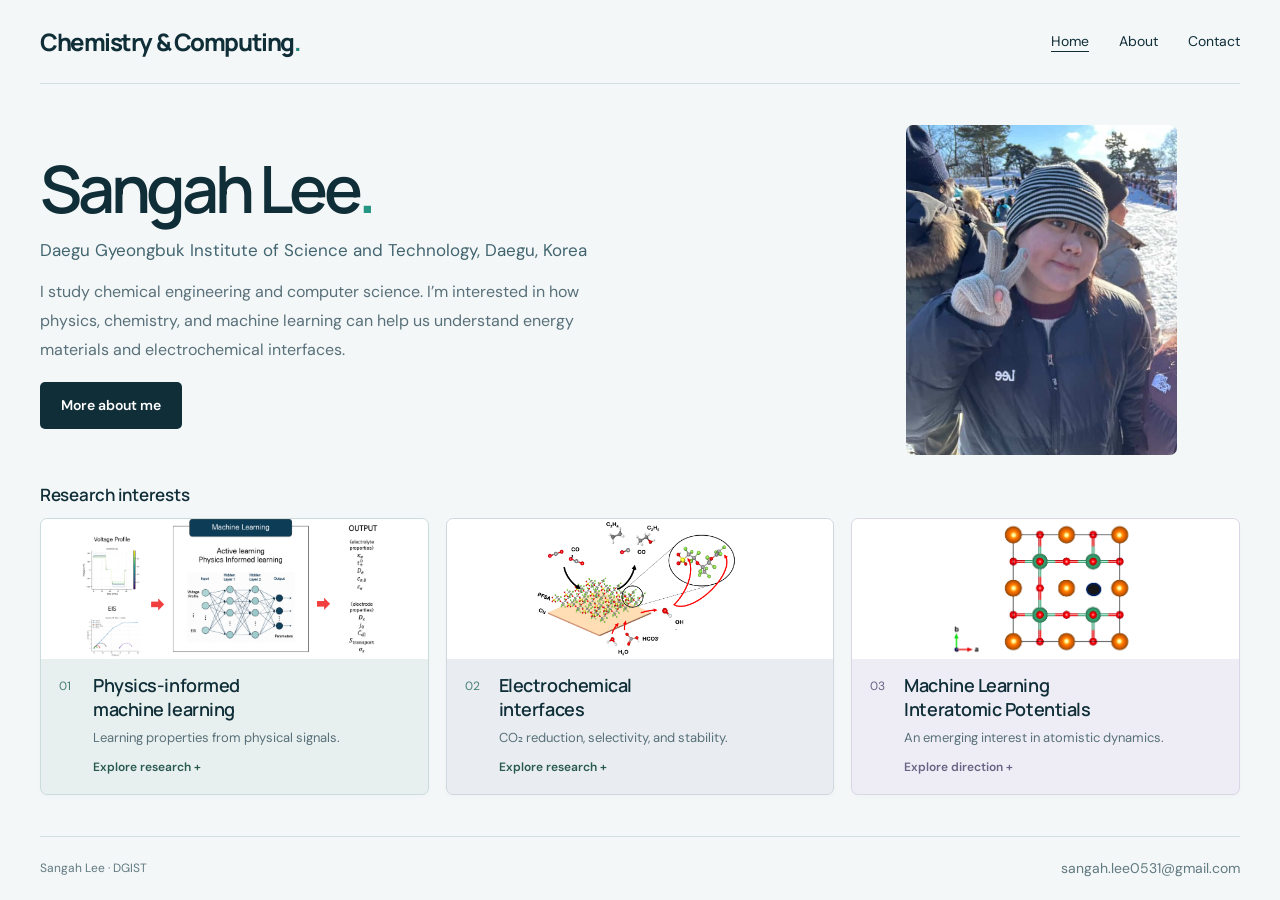
<file: index.html>
<!doctype html>
<html lang="en">
<head>
<meta charset="UTF-8"><meta name="viewport" content="width=device-width, initial-scale=1">
<meta name="description" content="Sangah Lee — DGIST undergraduate exploring physics-informed machine learning, electrochemical interfaces, and atomistic simulation.">
<meta name="theme-color" content="#071c26"><title>Home | Sangah Lee</title>
<link rel="icon" type="image/svg+xml" href="data:image/svg+xml,%3Csvg xmlns='http://www.w3.org/2000/svg' viewBox='0 0 40 40'%3E%3Crect width='40' height='40' rx='9' fill='%23071c26'/%3E%3Cpath d='M27 11H17a5 5 0 0 0 0 10h6a4 4 0 0 1 0 8H12' fill='none' stroke='%2379ded0' stroke-width='3'/%3E%3C/svg%3E">
<link rel="stylesheet" href="styles.css?v=20260930-pages1"><link rel="stylesheet" href="pages.css?v=brand-2"><script src="page-interactions.js?v=20260930-pages1" defer></script>
</head><body class="home-page"><a class="skip" href="#main">Skip to content</a><header class="page-nav"><a class="wordmark" href="index.html">Chemistry &amp; Computing<span class="wordmark-dot">.</span></a><nav aria-label="Main navigation"><a href="index.html">Home</a><a href="about.html">About</a><a href="mailto:sangah.lee0531@gmail.com">Contact</a></nav></header><main id="main"><section class="home-intro"><div class="home-copy"><h1>Sangah Lee<span>.</span></h1><p class="home-affiliation">Daegu Gyeongbuk Institute of Science and Technology, Daegu, Korea</p><p class="home-description">I study chemical engineering and computer science. I’m interested in how physics, chemistry, and machine learning can help us understand energy materials and electrochemical interfaces.</p><a class="button primary" href="about.html">More about me</a></div><img class="portrait-space portrait-photo" src="sangah-portrait.jpg" alt="Sangah Lee" width="498" height="608"></section><section class="home-research" aria-labelledby="interests-title"><div class="home-section-label"><h2 id="interests-title">Research interests</h2></div><div class="topic-links"><a class="topic-link topic-ml" href="machine-learning.html"><img class="topic-image" src="research-ml.png" alt="Physics-informed machine learning research diagram" width="3593" height="1599"><span class="topic-number">01</span><div><h3>Physics-informed <br>machine learning</h3><p>Learning properties from physical signals.</p></div><span class="topic-cta">Explore research +</span></a><a class="topic-link topic-ec" href="electrochemistry.html"><img class="topic-image" src="research-interfaces.png" alt="Electrochemical interface and reaction schematic" width="3089" height="2007"><span class="topic-number">02</span><div><h3>Electrochemical <br>interfaces</h3><p>CO₂ reduction, selectivity, and stability.</p></div><span class="topic-cta">Explore research +</span></a><a class="topic-link topic-ip" href="mlip.html"><img class="topic-image" src="research-atomistic.png" alt="Atomic structure illustration for atomistic modeling interests" width="805" height="587"><span class="topic-number">03</span><div><h3>Machine Learning<br>Interatomic Potentials</h3><p>An emerging interest in atomistic dynamics.</p></div><span class="topic-cta">Explore direction +</span></a></div></section></main><footer class="page-footer"><span>Sangah Lee · DGIST</span><a href="mailto:sangah.lee0531@gmail.com">sangah.lee0531@gmail.com</a></footer></body></html>
</file>
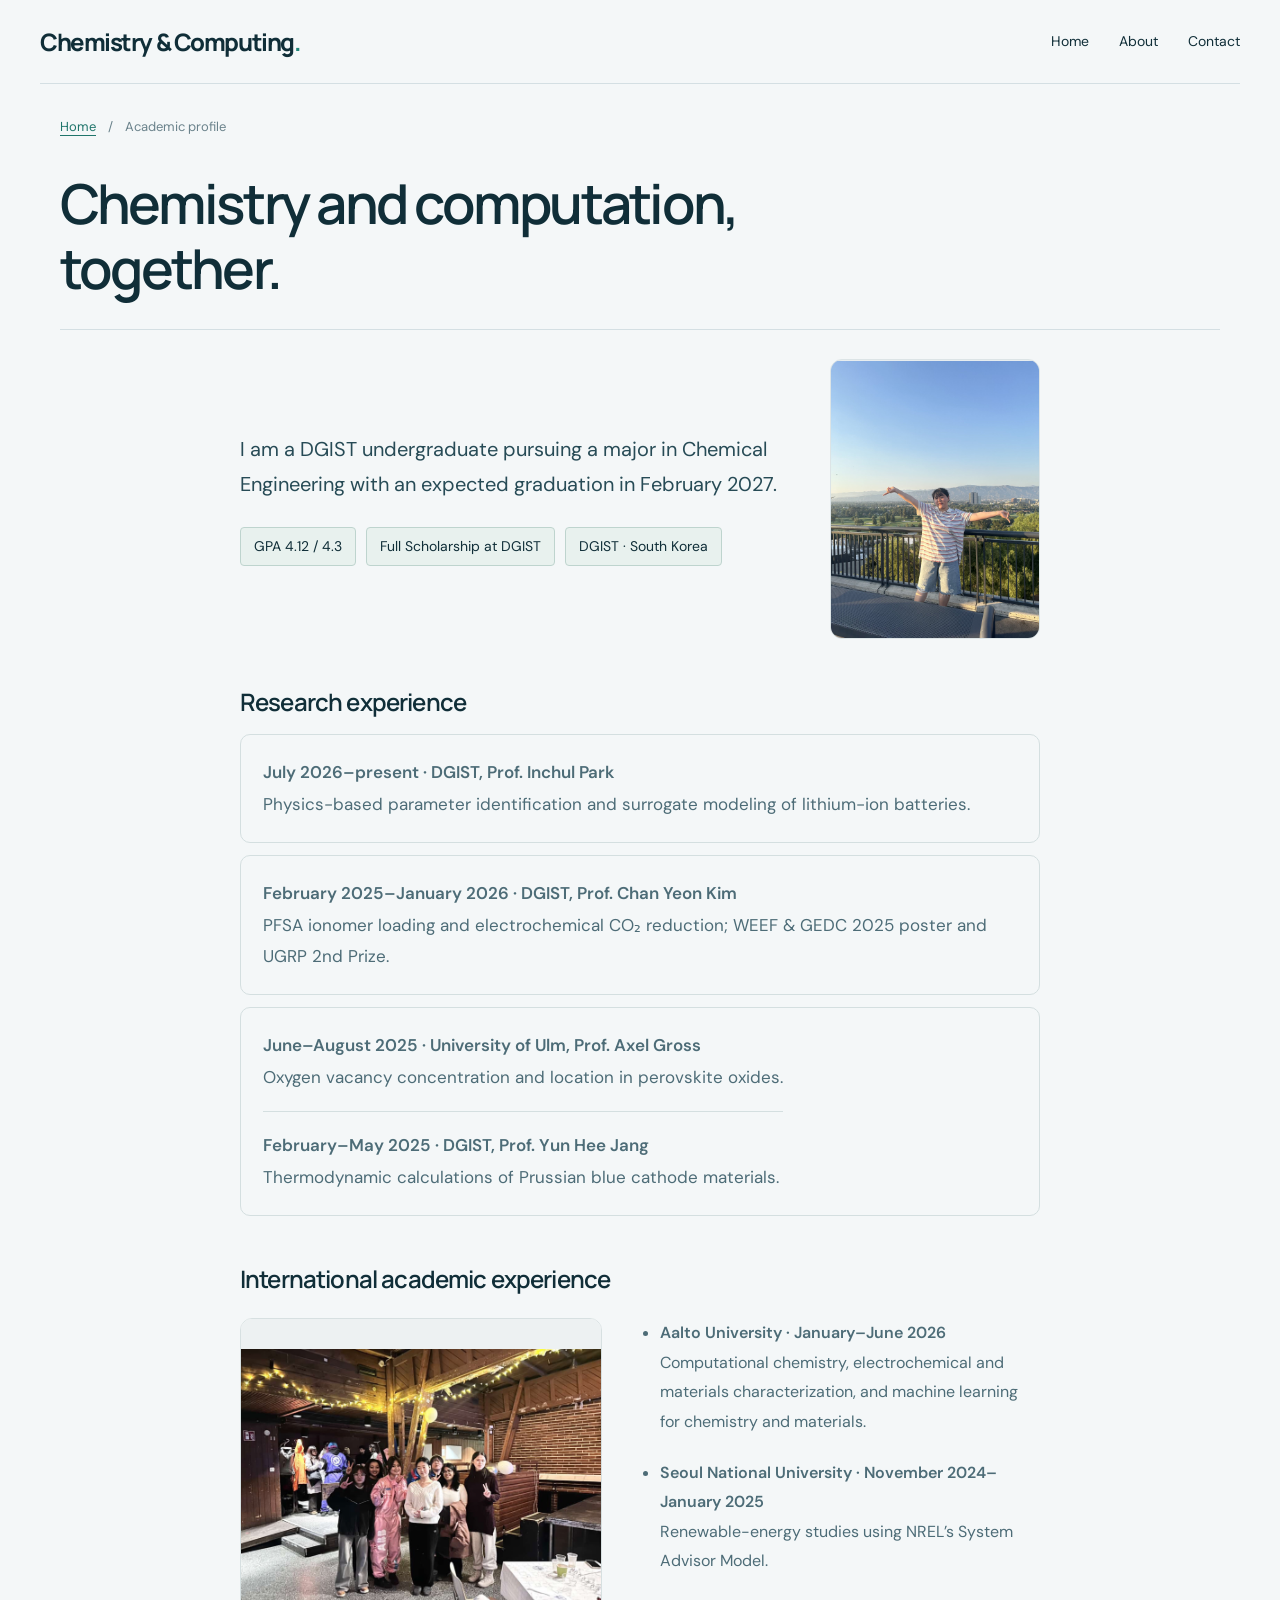
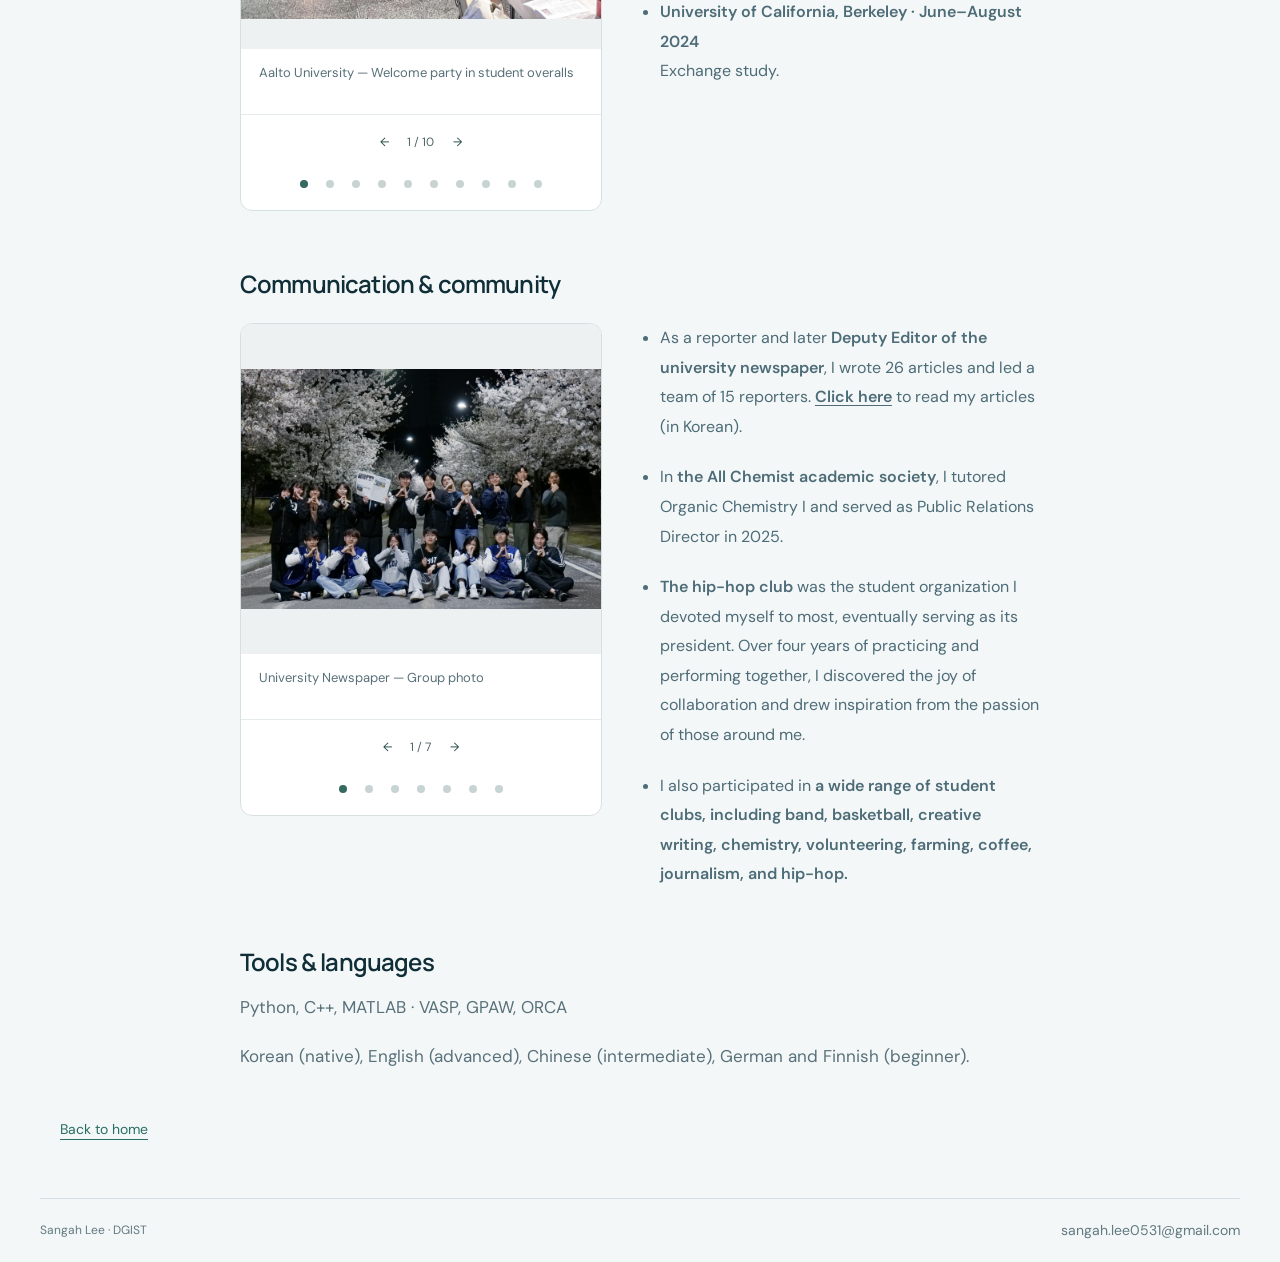
<file: about.html>
<!doctype html>
<html lang="en">
<head>
<meta charset="UTF-8"><meta name="viewport" content="width=device-width, initial-scale=1">
<meta name="description" content="Sangah Lee — DGIST undergraduate exploring physics-informed machine learning, electrochemical interfaces, and atomistic simulation.">
<meta name="theme-color" content="#071c26"><title>Academic profile | Sangah Lee</title>
<link rel="icon" type="image/svg+xml" href="data:image/svg+xml,%3Csvg xmlns='http://www.w3.org/2000/svg' viewBox='0 0 40 40'%3E%3Crect width='40' height='40' rx='9' fill='%23071c26'/%3E%3Cpath d='M27 11H17a5 5 0 0 0 0 10h6a4 4 0 0 1 0 8H12' fill='none' stroke='%2379ded0' stroke-width='3'/%3E%3C/svg%3E">
<link rel="stylesheet" href="styles.css?v=20260930-pages1"><link rel="stylesheet" href="pages.css?v=brand-2"><script src="page-interactions.js?v=20260930-pages1" defer></script>
<link rel="stylesheet" href="profile.css?v=5"><script src="profile.js?v=3" defer></script><link rel="stylesheet" href="side-layout.css?v=1"></head><body class="detail-page"><a class="skip" href="#main">Skip to content</a><header class="page-nav"><a class="wordmark" href="index.html">Chemistry &amp; Computing<span class="wordmark-dot">.</span></a><nav aria-label="Main navigation"><a href="index.html">Home</a><a href="about.html">About</a><a href="mailto:sangah.lee0531@gmail.com">Contact</a></nav></header><main id="main"><div class="article-shell"><div class="page-breadcrumb"><a href="index.html">Home</a><span>/</span><span>Academic profile</span></div><header class="article-header"><h1>Chemistry and computation, together.</h1></header><article class="article-content"><div class="profile-intro"><div><p class="dialog-lead">I am a DGIST undergraduate pursuing a major in Chemical Engineering with an expected graduation in February 2027.</p><div class="fact-row"><span>GPA 4.12 / 4.3</span><span>Full Scholarship at DGIST</span><span>DGIST · South Korea</span></div></div><img class="profile-portrait-slot profile-portrait-photo" src="berkeley-ucla.jpg?v=2" alt="Sangah Lee visiting UCLA"></div><h3>Research experience</h3><ul class="experience-links"><li><a class="experience-link" href="machine-learning.html"><span><strong>July 2026–present · DGIST, Prof. Inchul Park</strong> <br>Physics-based parameter identification and surrogate modeling of lithium-ion batteries.</span></a></li><li><a class="experience-link" href="electrochemistry.html"><span><strong>February 2025–January 2026 · DGIST, Prof. Chan Yeon Kim</strong> <br>PFSA ionomer loading and electrochemical CO₂ reduction; WEEF & GEDC 2025 poster and UGRP 2nd Prize.</span></a></li><li><a class="experience-link" href="mlip.html"><span class="combined-experiences"><span class="experience-entry"><strong>June–August 2025 · University of Ulm, Prof. Axel Gross</strong> <br>Oxygen vacancy concentration and location in perovskite oxides.</span><span class="experience-entry"><strong>February–May 2025 · DGIST, Prof. Yun Hee Jang</strong> <br>Thermodynamic calculations of Prussian blue cathode materials.</span></span></a></li></ul><h3>International academic experience</h3><div class="side-story"><section class="profile-gallery academic-gallery" data-gallery aria-label="International academic experience photo gallery"><div class="gallery-stage" role="button" tabindex="0" aria-label="Pause automatic slideshow" aria-pressed="false" id="academic-photos"><div class="photo-slide"><img class="gallery-photo" src="aalto-welcome.jpg" alt="Aalto University — Welcome party in student overalls" decoding="async"><p class="photo-caption">Aalto University — Welcome party in student overalls</p></div><div class="photo-slide" hidden><img class="gallery-photo" src="aalto-culture.jpg?v=2" alt="Aalto University — Finnish culture party" decoding="async"><p class="photo-caption">Aalto University — Finnish culture party</p></div><div class="photo-slide" hidden><img class="gallery-photo" src="aalto-teamwork.jpg?v=2" alt="Aalto University — Intercultural communication in teamwork" decoding="async"><p class="photo-caption">Aalto University — Intercultural communication in teamwork</p></div><div class="photo-slide" hidden><img class="gallery-photo" src="aalto-movie.jpg" alt="Aalto University — Finnish history movie night" decoding="async"><p class="photo-caption">Aalto University — Finnish history movie night</p></div><div class="photo-slide" hidden><img class="gallery-photo" src="aalto-disc-golf.jpg" alt="Aalto University — Disc golf" decoding="async"><p class="photo-caption">Aalto University — Disc golf</p></div><div class="photo-slide" hidden><img class="gallery-photo" src="aalto-reunion.jpg" alt="Aalto University — Reunited with my Berkeley roommate!" decoding="async"><p class="photo-caption">Aalto University — Reunited with my Berkeley roommate!</p></div><div class="photo-slide" hidden><img class="gallery-photo" src="berkeley-warriors.jpg?v=2" alt="UC Berkeley — Golden State Warriors" decoding="async"><p class="photo-caption">UC Berkeley — Golden State Warriors</p></div><div class="photo-slide" hidden><img class="gallery-photo" src="berkeley-grand-canyon.jpg?v=2" alt="UC Berkeley — Grand Canyon" decoding="async"><p class="photo-caption">UC Berkeley — Grand Canyon</p></div><div class="photo-slide" hidden><img class="gallery-photo" src="berkeley-san-francisco.jpg?v=2" alt="UC Berkeley — San Francisco" decoding="async"><p class="photo-caption">UC Berkeley — San Francisco</p></div><div class="photo-slide" hidden><img class="gallery-photo" src="berkeley-yosemite.jpg?v=2" alt="UC Berkeley — Yosemite" decoding="async"><p class="photo-caption">UC Berkeley — Yosemite</p></div></div><div class="gallery-controls"><button type="button" data-prev aria-label="Previous photo">←</button><div class="gallery-dots"><button type="button" class="gallery-dot" aria-label="Show photo 1" aria-pressed="true" data-slide="0"></button><button type="button" class="gallery-dot" aria-label="Show photo 2" aria-pressed="false" data-slide="1"></button><button type="button" class="gallery-dot" aria-label="Show photo 3" aria-pressed="false" data-slide="2"></button><button type="button" class="gallery-dot" aria-label="Show photo 4" aria-pressed="false" data-slide="3"></button><button type="button" class="gallery-dot" aria-label="Show photo 5" aria-pressed="false" data-slide="4"></button><button type="button" class="gallery-dot" aria-label="Show photo 6" aria-pressed="false" data-slide="5"></button><button type="button" class="gallery-dot" aria-label="Show photo 7" aria-pressed="false" data-slide="6"></button><button type="button" class="gallery-dot" aria-label="Show photo 8" aria-pressed="false" data-slide="7"></button><button type="button" class="gallery-dot" aria-label="Show photo 9" aria-pressed="false" data-slide="8"></button><button type="button" class="gallery-dot" aria-label="Show photo 10" aria-pressed="false" data-slide="9"></button></div><span data-counter>1 / 10</span><button type="button" data-next aria-label="Next photo">→</button></div></section><div class="side-story-copy"><ul><li><strong>Aalto University · January–June 2026</strong> <br>Computational chemistry, electrochemical and materials characterization, and machine learning for chemistry and materials.</li><li><strong>Seoul National University · November 2024–January 2025</strong> <br>Renewable-energy studies using NREL’s System Advisor Model.</li><li><strong>University of California, Berkeley · June–August 2024</strong> <br>Exchange study.</li></ul></div></div><h3>Communication & community</h3><div class="side-story"><section class="profile-gallery academic-gallery" data-gallery aria-label="Communication and community photo gallery"><div class="gallery-stage" role="button" tabindex="0" aria-label="Pause automatic slideshow" aria-pressed="false" id="community-photos"><div class="photo-slide"><img class="gallery-photo" src="community-newspaper-group.jpg" alt="University Newspaper — Group photo" decoding="async"><p class="photo-caption">University Newspaper — Group photo</p></div><div class="photo-slide" hidden><img class="gallery-photo" src="community-newspaper-reporting.jpg" alt="University Newspaper — Covering course registration issues at DGIST" decoding="async"><p class="photo-caption">University Newspaper — Covering course registration issues at DGIST</p></div><div class="photo-slide" hidden><img class="gallery-photo" src="community-tutoring-1.jpg" alt="All Chemist — Online tutoring" decoding="async"><p class="photo-caption">All Chemist — Online tutoring</p></div><div class="photo-slide" hidden><img class="gallery-photo" src="community-tutoring-2.jpg" alt="All Chemist — Online tutoring" decoding="async"><p class="photo-caption">All Chemist — Online tutoring</p></div><div class="photo-slide" hidden><img class="gallery-photo" src="community-hiphop-practice.jpg" alt="Hip-Hop Club — Regular practice" decoding="async"><p class="photo-caption">Hip-Hop Club — Regular practice</p></div><div class="photo-slide" hidden><img class="gallery-photo" src="community-hiphop-stage.jpg" alt="Hip-Hop Club — University festival performance" decoding="async"><p class="photo-caption">Hip-Hop Club — University festival performance</p></div><div class="photo-slide" hidden><img class="gallery-photo" src="community-hiphop-joint-festival.jpg" alt="Hip-Hop Club — Joint university festival" decoding="async"><p class="photo-caption">Hip-Hop Club — Joint university festival</p></div></div><div class="gallery-controls"><button type="button" data-prev aria-label="Previous photo">←</button><div class="gallery-dots"><button type="button" class="gallery-dot" aria-label="Show photo 1" aria-pressed="true" data-slide="0"></button><button type="button" class="gallery-dot" aria-label="Show photo 2" aria-pressed="false" data-slide="1"></button><button type="button" class="gallery-dot" aria-label="Show photo 3" aria-pressed="false" data-slide="2"></button><button type="button" class="gallery-dot" aria-label="Show photo 4" aria-pressed="false" data-slide="3"></button><button type="button" class="gallery-dot" aria-label="Show photo 5" aria-pressed="false" data-slide="4"></button><button type="button" class="gallery-dot" aria-label="Show photo 6" aria-pressed="false" data-slide="5"></button><button type="button" class="gallery-dot" aria-label="Show photo 7" aria-pressed="false" data-slide="6"></button></div><span data-counter>1 / 7</span><button type="button" data-next aria-label="Next photo">→</button></div></section><div class="side-story-copy"><ul class="community-description"><li>As a reporter and later <strong>Deputy Editor of the university newspaper</strong>, I wrote 26 articles and led a team of 15 reporters. <a href="https://dgistdna.com/search/%EC%9D%B4%EC%83%81%EC%95%84" target="_blank" rel="noopener noreferrer"><strong style="text-decoration:underline;text-underline-offset:3px">Click here</strong> to read my articles (in Korean).</a></li><li>In <strong>the All Chemist academic society</strong>, I tutored Organic Chemistry I and served as Public Relations Director in 2025.</li><li><strong>The hip-hop club</strong> was the student organization I devoted myself to most, eventually serving as its president. Over four years of practicing and performing together, I discovered the joy of collaboration and drew inspiration from the passion of those around me.</li><li>I also participated in <strong>a wide range of student clubs, including band, basketball, creative writing, chemistry, volunteering, farming, coffee, journalism, and hip-hop.</strong></li></ul></div></div><h3>Tools & languages</h3><p>Python, C++, MATLAB · VASP, GPAW, ORCA</p><p>Korean (native), English (advanced), Chinese (intermediate), German and Finnish (beginner).</p></article><a class="back-home" href="index.html">Back to home</a></div></main><footer class="page-footer"><span>Sangah Lee · DGIST</span><a href="mailto:sangah.lee0531@gmail.com">sangah.lee0531@gmail.com</a></footer></body></html>
</file>
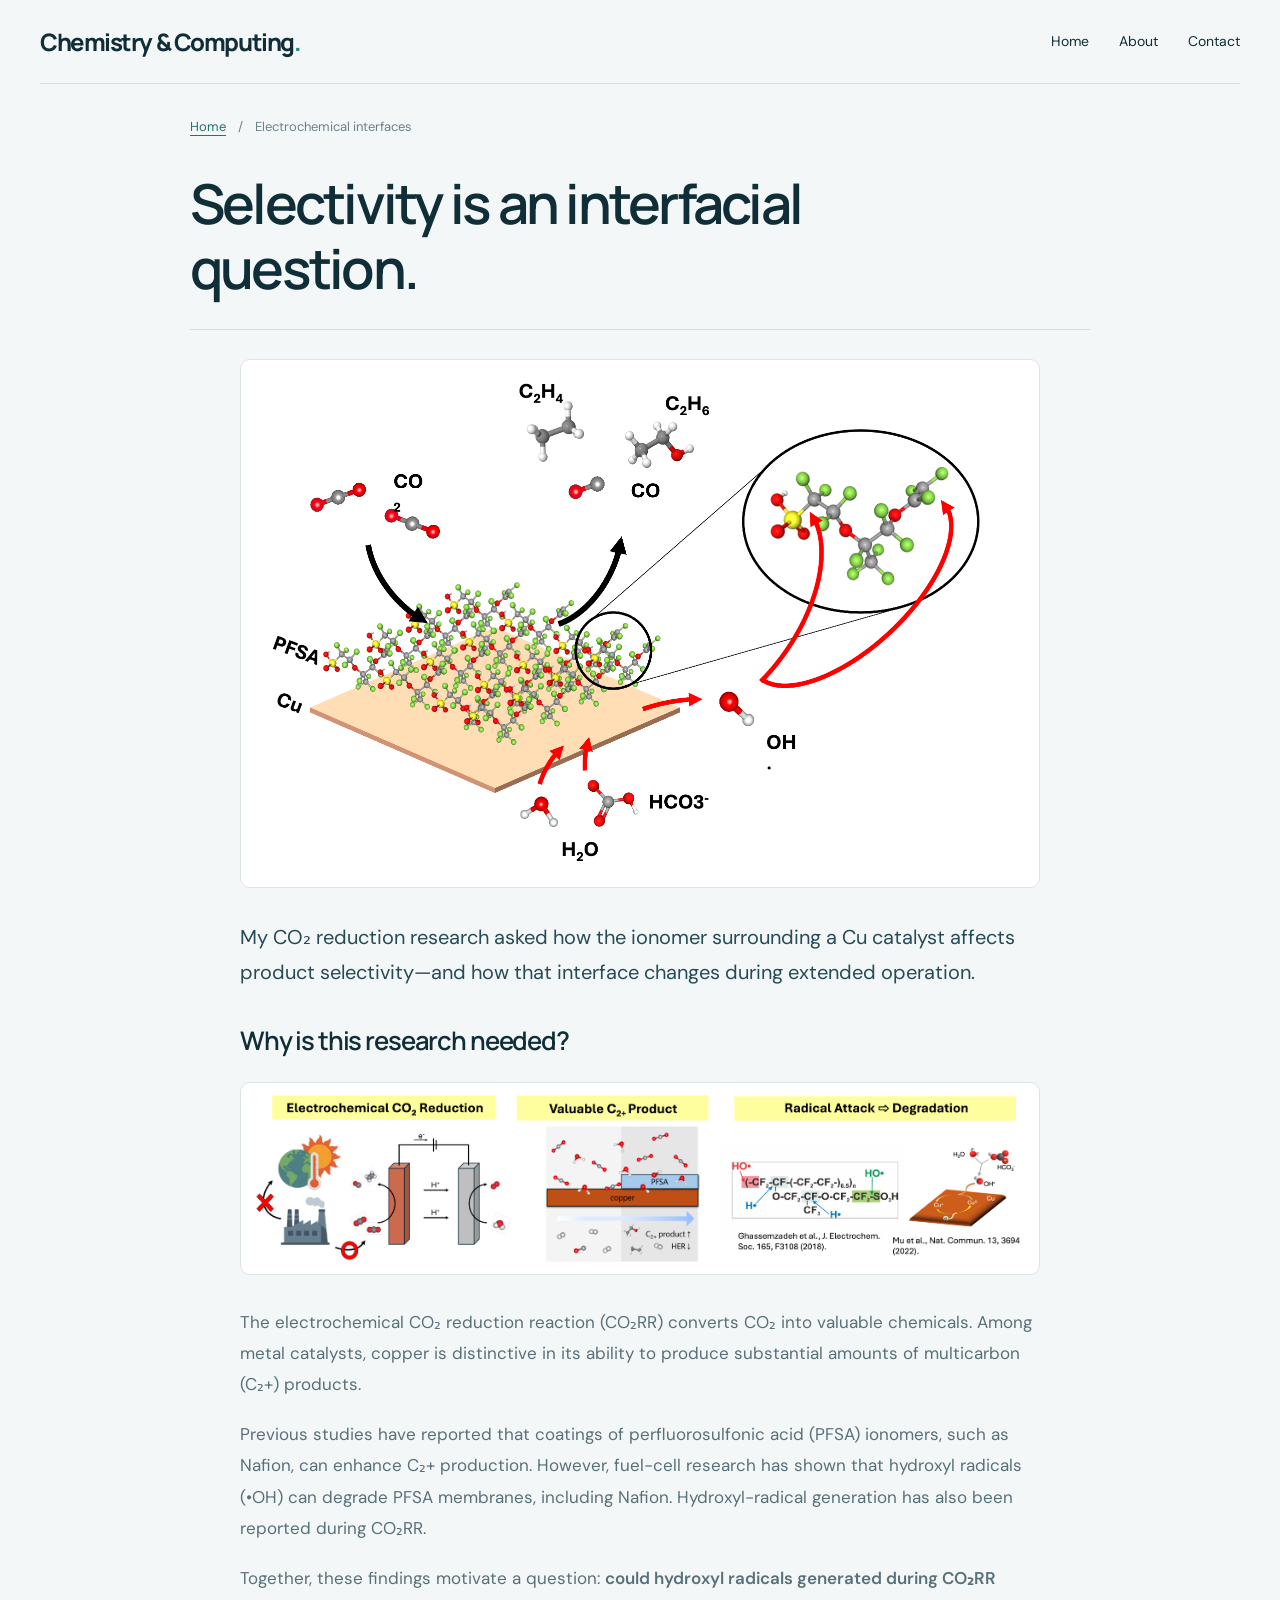
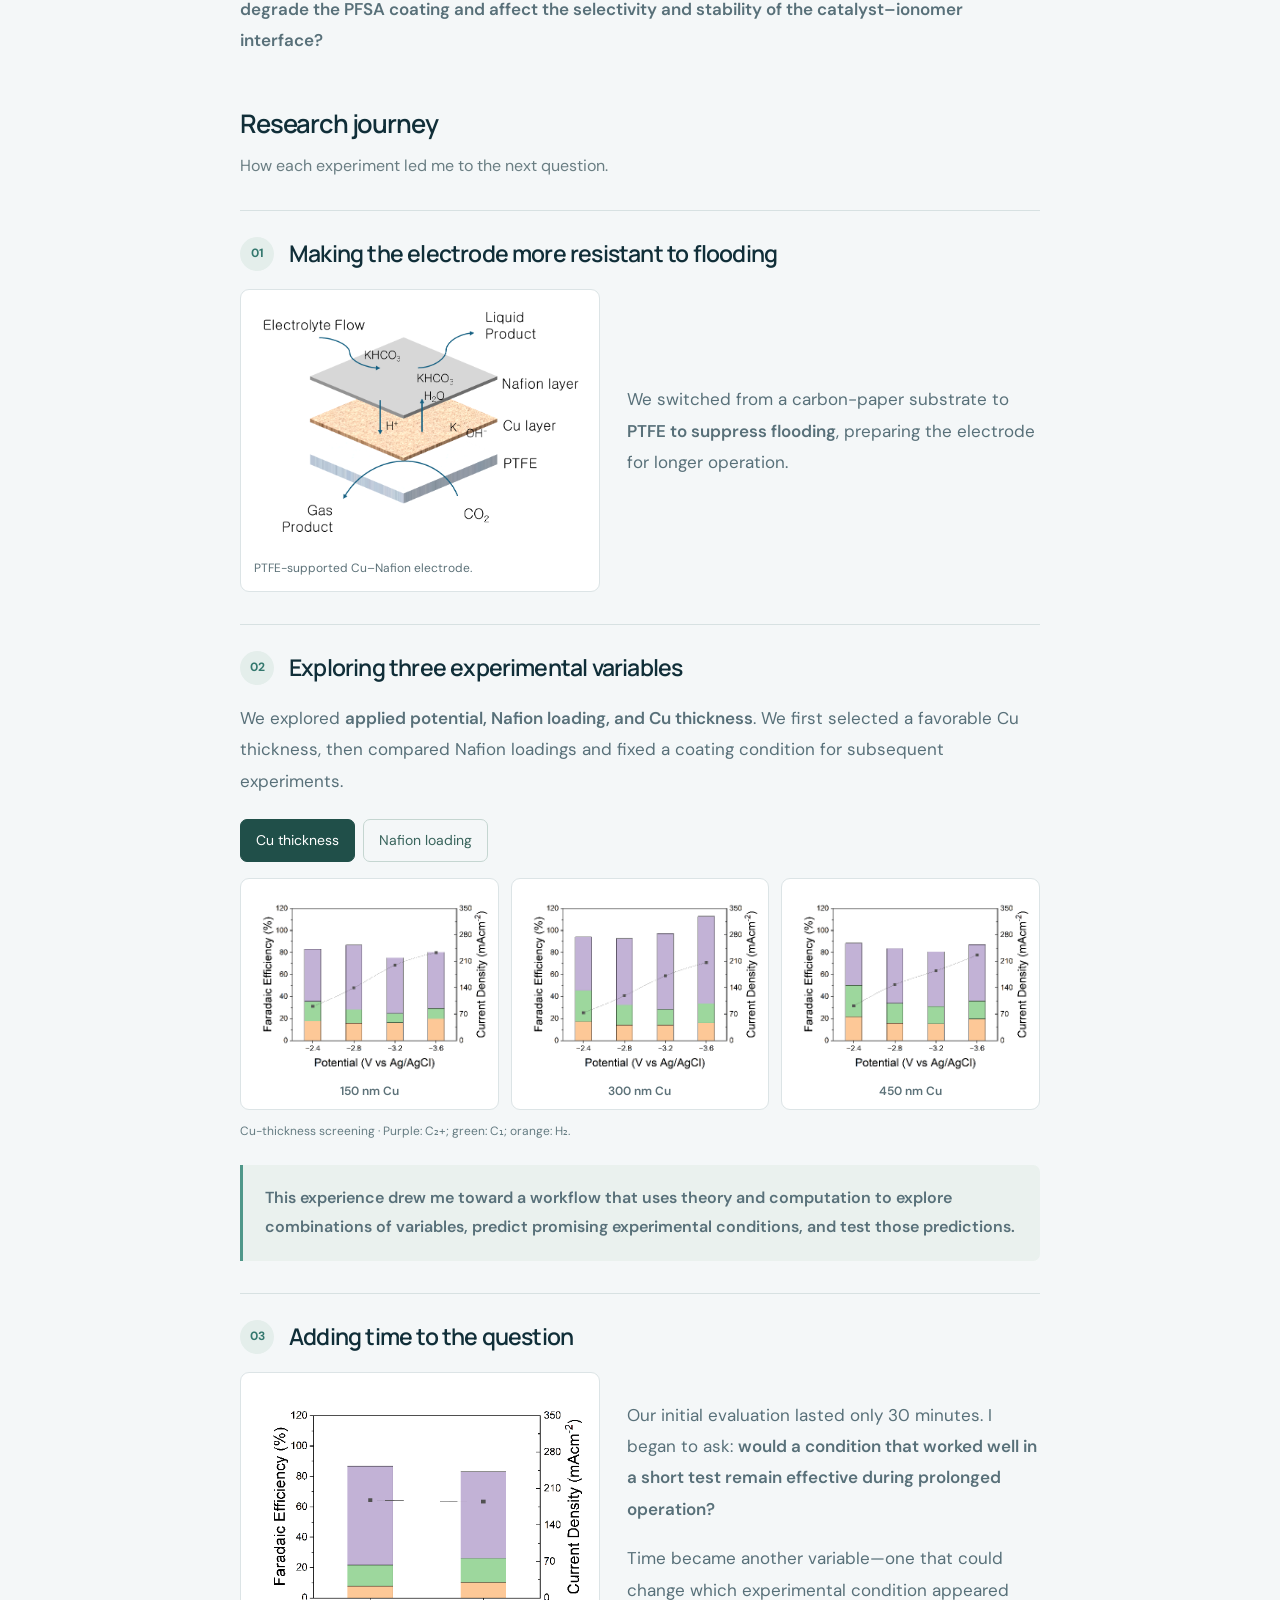
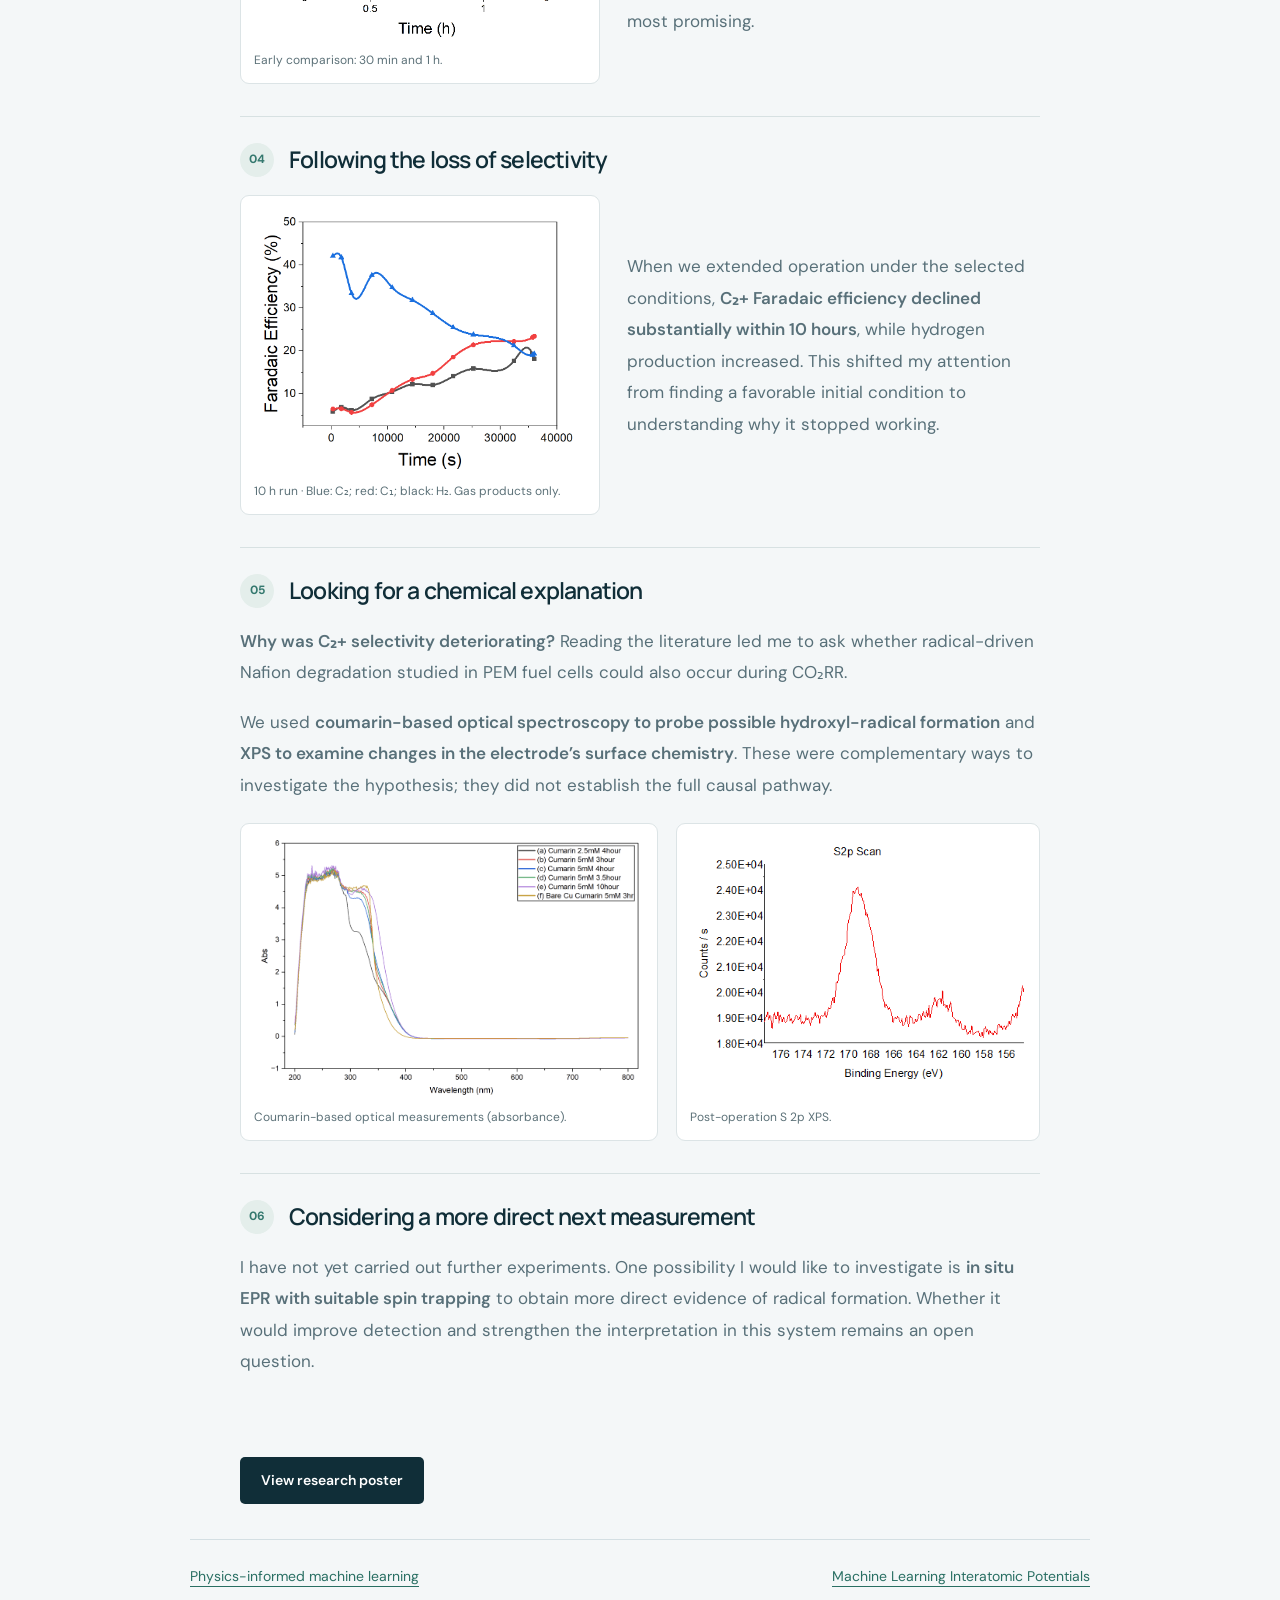
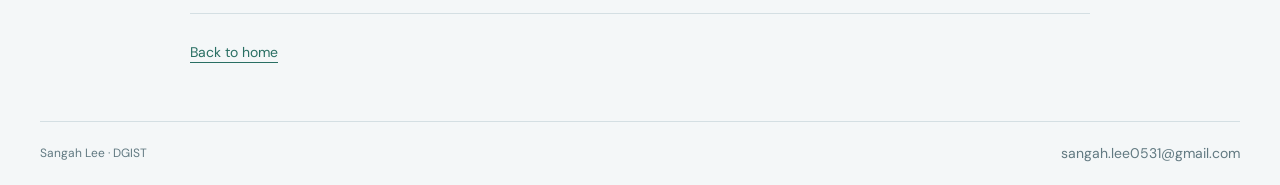
<file: electrochemistry.html>
<!doctype html>
<html lang="en">
<head>
<meta charset="UTF-8"><meta name="viewport" content="width=device-width, initial-scale=1">
<meta name="description" content="Sangah Lee — DGIST undergraduate exploring physics-informed machine learning, electrochemical interfaces, and atomistic simulation.">
<meta name="theme-color" content="#071c26"><title>Electrochemical interfaces | Sangah Lee</title>
<link rel="icon" type="image/svg+xml" href="data:image/svg+xml,%3Csvg xmlns='http://www.w3.org/2000/svg' viewBox='0 0 40 40'%3E%3Crect width='40' height='40' rx='9' fill='%23071c26'/%3E%3Cpath d='M27 11H17a5 5 0 0 0 0 10h6a4 4 0 0 1 0 8H12' fill='none' stroke='%2379ded0' stroke-width='3'/%3E%3C/svg%3E">
<link rel="stylesheet" href="styles.css?v=20260930-pages1"><link rel="stylesheet" href="pages.css?v=brand-2"><script src="page-interactions.js?v=20260930-pages1" defer></script>
<link rel="stylesheet" href="research-journey.css?v=2"><script src="research-journey.js" defer></script></head><body class="detail-page"><a class="skip" href="#main">Skip to content</a><header class="page-nav"><a class="wordmark" href="index.html">Chemistry &amp; Computing<span class="wordmark-dot">.</span></a><nav aria-label="Main navigation"><a href="index.html">Home</a><a href="about.html">About</a><a href="mailto:sangah.lee0531@gmail.com">Contact</a></nav></header><main id="main"><div class="article-shell"><div class="page-breadcrumb"><a href="index.html">Home</a><span>/</span><span>Electrochemical interfaces</span></div><header class="article-header"><h1>Selectivity is an interfacial question.</h1></header><article class="article-content"><figure class="electrochem-figure"><img src="research-interfaces.png" alt="Schematic of the copper–ionomer interface during electrochemical CO₂ reduction"></figure><p class="dialog-lead">My CO₂ reduction research asked how the ionomer surrounding a Cu catalyst affects product selectivity—and how that interface changes during extended operation.</p><h2>Why is this research needed?</h2><figure class="electrochem-figure"><img src="electrochemistry-background.png" alt="Research motivation: electrochemical CO₂ reduction, enhanced C₂+ production with a PFSA coating on copper, and possible radical-induced polymer degradation"></figure><p>The electrochemical CO₂ reduction reaction (CO₂RR) converts CO₂ into valuable chemicals. Among metal catalysts, copper is distinctive in its ability to produce substantial amounts of multicarbon (C₂+) products.</p><p>Previous studies have reported that coatings of perfluorosulfonic acid (PFSA) ionomers, such as Nafion, can enhance C₂+ production. However, fuel-cell research has shown that hydroxyl radicals (•OH) can degrade PFSA membranes, including Nafion. Hydroxyl-radical generation has also been reported during CO₂RR.</p><p>Together, these findings motivate a question: <strong>could hydroxyl radicals generated during CO₂RR degrade the PFSA coating and affect the selectivity and stability of the catalyst–ionomer interface?</strong></p><section class="research-journey" aria-labelledby="journey-heading"><h2 id="journey-heading">Research journey</h2><p class="journey-intro">How each experiment led me to the next question.</p><ol class="journey-steps">
<li><div class="step-heading"><span aria-hidden="true">01</span><h3>Making the electrode more resistant to flooding</h3></div><div class="journey-split"><figure class="journey-figure electrode-figure"><a href="journey-electrode.png" target="_blank" rel="noopener" aria-label="Open full-size figure: Nafion and copper layers on a PTFE gas-diffusion substrate"><img src="journey-electrode.png" alt="Nafion and copper layers on a PTFE gas-diffusion substrate" loading="lazy"></a><figcaption>PTFE-supported Cu–Nafion electrode. </figcaption></figure><p>We switched from a carbon-paper substrate to <strong>PTFE to suppress flooding</strong>, preparing the electrode for longer operation.</p></div></li>
<li><div class="step-heading"><span aria-hidden="true">02</span><h3>Exploring three experimental variables</h3></div><p>We explored <strong>applied potential, Nafion loading, and Cu thickness</strong>. We first selected a favorable Cu thickness, then compared Nafion loadings and fixed a coating condition for subsequent experiments.</p><div class="comparison-controls" role="group" aria-label="Experimental variable to compare"><button type="button" data-comparison="cu" aria-pressed="true" aria-controls="cu-comparison">Cu thickness</button><button type="button" data-comparison="nafion" aria-pressed="false" aria-controls="nafion-comparison">Nafion loading</button></div><div id="cu-comparison" class="comparison-panel"><div class="journey-comparison"><figure class="journey-figure "><a href="journey-cu-150.png" target="_blank" rel="noopener" aria-label="Open full-size figure: Product distribution for 150 nm Cu"><img src="journey-cu-150.png" alt="Product distribution for 150 nm Cu" loading="lazy"></a><figcaption>150 nm Cu</figcaption></figure><figure class="journey-figure "><a href="journey-cu-300.png" target="_blank" rel="noopener" aria-label="Open full-size figure: Product distribution for 300 nm Cu"><img src="journey-cu-300.png" alt="Product distribution for 300 nm Cu" loading="lazy"></a><figcaption>300 nm Cu</figcaption></figure><figure class="journey-figure "><a href="journey-cu-450.png" target="_blank" rel="noopener" aria-label="Open full-size figure: Product distribution for 450 nm Cu"><img src="journey-cu-450.png" alt="Product distribution for 450 nm Cu" loading="lazy"></a><figcaption>450 nm Cu</figcaption></figure></div><p class="figure-key">Cu-thickness screening · Purple: C₂+; green: C₁; orange: H₂.</p></div><div id="nafion-comparison" class="comparison-panel" hidden><div class="journey-comparison"><figure class="journey-figure "><a href="journey-nafion-low.png" target="_blank" rel="noopener" aria-label="Open full-size figure: Product distribution for 28.75 micrograms per square centimeter Nafion"><img src="journey-nafion-low.png" alt="Product distribution for 28.75 micrograms per square centimeter Nafion" loading="lazy"></a><figcaption>28.75 μg cm⁻² Nafion</figcaption></figure><figure class="journey-figure "><a href="journey-nafion-mid.png" target="_blank" rel="noopener" aria-label="Open full-size figure: Product distribution for 86.25 micrograms per square centimeter Nafion"><img src="journey-nafion-mid.png" alt="Product distribution for 86.25 micrograms per square centimeter Nafion" loading="lazy"></a><figcaption>86.25 μg cm⁻² Nafion</figcaption></figure><figure class="journey-figure "><a href="journey-nafion-high.png" target="_blank" rel="noopener" aria-label="Open full-size figure: Product distribution for 258.75 micrograms per square centimeter Nafion"><img src="journey-nafion-high.png" alt="Product distribution for 258.75 micrograms per square centimeter Nafion" loading="lazy"></a><figcaption>258.75 μg cm⁻² Nafion</figcaption></figure></div><p class="figure-key">Nafion-loading screening · Purple: C₂+; green: C₁; orange: H₂.</p></div><p class="journey-reflection"><strong>This experience drew me toward a workflow that uses theory and computation to explore combinations of variables, predict promising experimental conditions, and test those predictions.</strong></p></li>
<li><div class="step-heading"><span aria-hidden="true">03</span><h3>Adding time to the question</h3></div><div class="journey-split"><figure class="journey-figure "><a href="journey-short-term.png" target="_blank" rel="noopener" aria-label="Open full-size figure: Comparison of product distributions after 30 minutes and one hour"><img src="journey-short-term.png" alt="Comparison of product distributions after 30 minutes and one hour" loading="lazy"></a><figcaption>Early comparison: 30 min and 1 h. </figcaption></figure><div><p>Our initial evaluation lasted only 30 minutes. I began to ask: <strong>would a condition that worked well in a short test remain effective during prolonged operation?</strong></p><p>Time became another variable—one that could change which experimental condition appeared most promising.</p></div></div></li>
<li><div class="step-heading"><span aria-hidden="true">04</span><h3>Following the loss of selectivity</h3></div><div class="journey-split"><figure class="journey-figure "><a href="journey-ten-hour.png" target="_blank" rel="noopener" aria-label="Open full-size figure: Ten-hour CO2 reduction experiment with declining C2 Faradaic efficiency"><img src="journey-ten-hour.png" alt="Ten-hour CO2 reduction experiment with declining C2 Faradaic efficiency" loading="lazy"></a><figcaption>10 h run · Blue: C₂; red: C₁; black: H₂. Gas products only.</figcaption></figure><p>When we extended operation under the selected conditions, <strong>C₂+ Faradaic efficiency declined substantially within 10 hours</strong>, while hydrogen production increased. This shifted my attention from finding a favorable initial condition to understanding why it stopped working.</p></div></li>
<li><div class="step-heading"><span aria-hidden="true">05</span><h3>Looking for a chemical explanation</h3></div><p><strong>Why was C₂+ selectivity deteriorating?</strong> Reading the literature led me to ask whether radical-driven Nafion degradation studied in PEM fuel cells could also occur during CO₂RR.</p><p>We used <strong>coumarin-based optical spectroscopy to probe possible hydroxyl-radical formation</strong> and <strong>XPS to examine changes in the electrode’s surface chemistry</strong>. These were complementary ways to investigate the hypothesis; they did not establish the full causal pathway.</p><div class="journey-analysis"><figure class="journey-figure "><a href="journey-coumarin.png" target="_blank" rel="noopener" aria-label="Open full-size figure: Absorbance spectra of coumarin-containing electrolytes after CO2 reduction"><img src="journey-coumarin.png" alt="Absorbance spectra of coumarin-containing electrolytes after CO2 reduction" loading="lazy"></a><figcaption>Coumarin-based optical measurements (absorbance). </figcaption></figure><figure class="journey-figure "><a href="journey-xps.png" target="_blank" rel="noopener" aria-label="Open full-size figure: Post-operation sulfur 2p XPS spectrum"><img src="journey-xps.png" alt="Post-operation sulfur 2p XPS spectrum" loading="lazy"></a><figcaption>Post-operation S 2p XPS. </figcaption></figure></div></li>
<li><div class="step-heading"><span aria-hidden="true">06</span><h3>Considering a more direct next measurement</h3></div><p>I have not yet carried out further experiments. One possibility I would like to investigate is <strong>in situ EPR with suitable spin trapping</strong> to obtain more direct evidence of radical formation. Whether it would improve detection and strengthen the interpretation in this system remains an open question.</p></li>
</ol><a class="button primary" href="poster.html">View research poster</a></section></article><nav class="related-pages" aria-label="Other research interests"><a href="machine-learning.html">Physics-informed machine learning</a><a href="mlip.html">Machine Learning Interatomic Potentials</a></nav><a class="back-home" href="index.html">Back to home</a></div></main><footer class="page-footer"><span>Sangah Lee · DGIST</span><a href="mailto:sangah.lee0531@gmail.com">sangah.lee0531@gmail.com</a></footer></body></html>
</file>
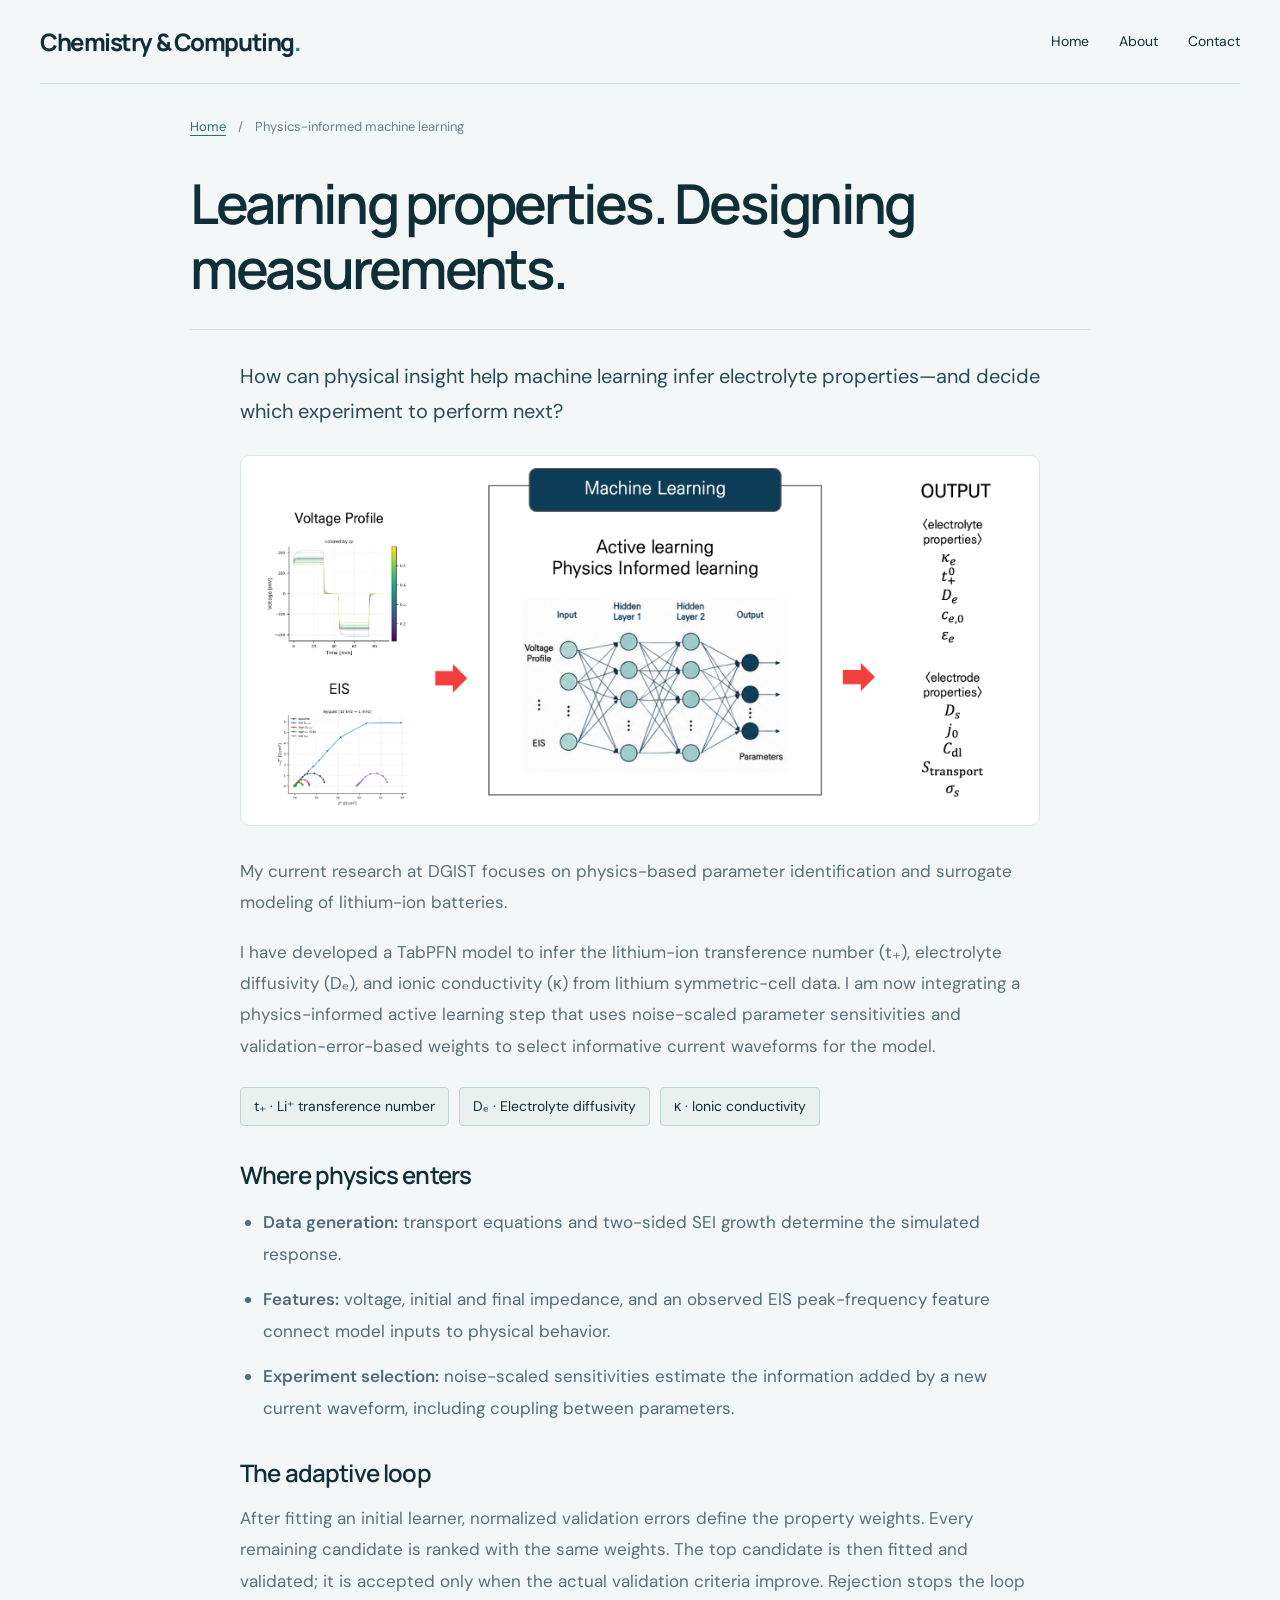
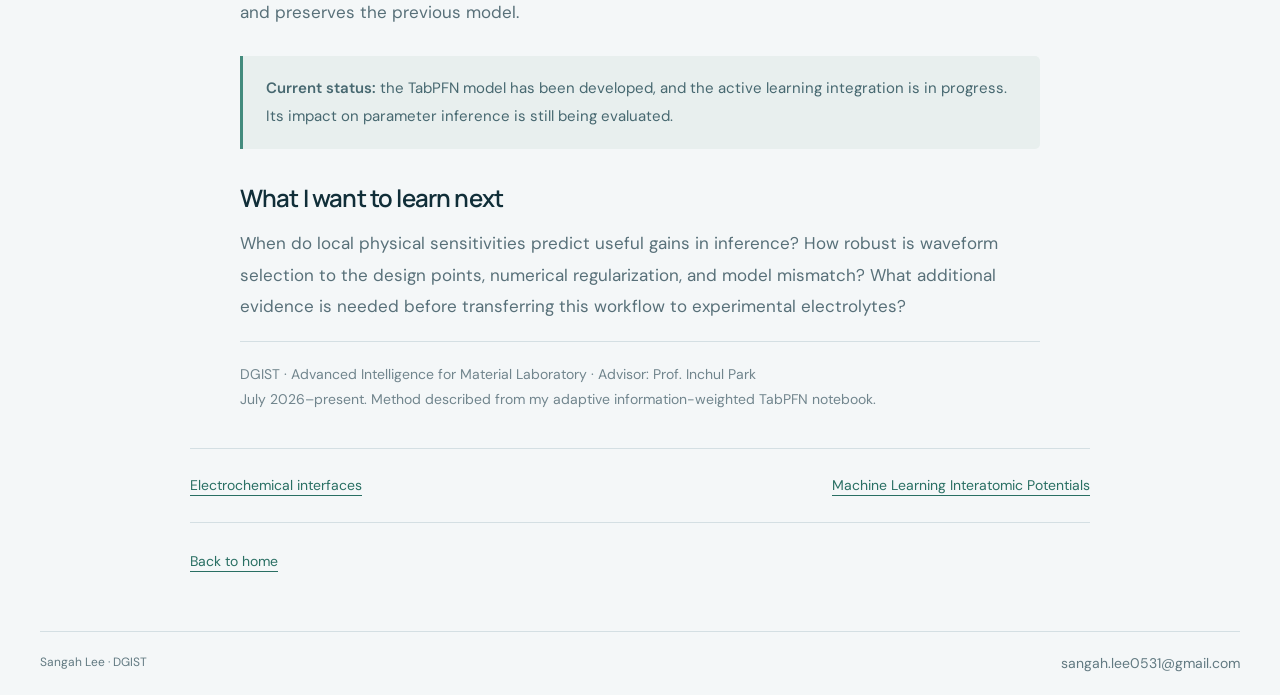
<file: machine-learning.html>
<!doctype html>
<html lang="en">
<head>
<meta charset="UTF-8"><meta name="viewport" content="width=device-width, initial-scale=1">
<meta name="description" content="Sangah Lee — DGIST undergraduate exploring physics-informed machine learning, electrochemical interfaces, and atomistic simulation.">
<meta name="theme-color" content="#071c26"><title>Physics-informed machine learning | Sangah Lee</title>
<link rel="icon" type="image/svg+xml" href="data:image/svg+xml,%3Csvg xmlns='http://www.w3.org/2000/svg' viewBox='0 0 40 40'%3E%3Crect width='40' height='40' rx='9' fill='%23071c26'/%3E%3Cpath d='M27 11H17a5 5 0 0 0 0 10h6a4 4 0 0 1 0 8H12' fill='none' stroke='%2379ded0' stroke-width='3'/%3E%3C/svg%3E">
<link rel="stylesheet" href="styles.css?v=20260930-pages1"><link rel="stylesheet" href="pages.css?v=brand-2"><script src="page-interactions.js?v=20260930-pages1" defer></script>
<style>.ml-research-figure{margin:26px 0 30px;padding:12px;border:1px solid #dce4e6;border-radius:10px;background:white}</style></head><body class="detail-page"><a class="skip" href="#main">Skip to content</a><header class="page-nav"><a class="wordmark" href="index.html">Chemistry &amp; Computing<span class="wordmark-dot">.</span></a><nav aria-label="Main navigation"><a href="index.html">Home</a><a href="about.html">About</a><a href="mailto:sangah.lee0531@gmail.com">Contact</a></nav></header><main id="main"><div class="article-shell"><div class="page-breadcrumb"><a href="index.html">Home</a><span>/</span><span>Physics-informed machine learning</span></div><header class="article-header"><h1>Learning properties. Designing measurements.</h1></header><article class="article-content"><p class="dialog-lead">How can physical insight help machine learning infer electrolyte properties—and decide which experiment to perform next?</p><figure class="ml-research-figure"><img src="research-ml.png" alt="Research schematic connecting voltage profiles and impedance data to machine learning and electrolyte parameter inference" style="display:block;width:100%;height:auto;object-fit:contain;background:white"></figure><p>My current research at DGIST focuses on physics-based parameter identification and surrogate modeling of lithium-ion batteries.</p><p>I have developed a TabPFN model to infer the lithium-ion transference number (t₊), electrolyte diffusivity (Dₑ), and ionic conductivity (κ) from lithium symmetric-cell data. I am now integrating a physics-informed active learning step that uses noise-scaled parameter sensitivities and validation-error-based weights to select informative current waveforms for the model.</p><div class="fact-row"><span>t₊ · Li⁺ transference number</span><span>Dₑ · Electrolyte diffusivity</span><span>κ · Ionic conductivity</span></div><h3>Where physics enters</h3><ul><li><strong>Data generation:</strong> transport equations and two-sided SEI growth determine the simulated response.</li><li><strong>Features:</strong> voltage, initial and final impedance, and an observed EIS peak-frequency feature connect model inputs to physical behavior.</li><li><strong>Experiment selection:</strong> noise-scaled sensitivities estimate the information added by a new current waveform, including coupling between parameters.</li></ul><h3>The adaptive loop</h3><p>After fitting an initial learner, normalized validation errors define the property weights. Every remaining candidate is ranked with the same weights. The top candidate is then fitted and validated; it is accepted only when the actual validation criteria improve. Rejection stops the loop and preserves the previous model.</p><div class="notice"><strong>Current status:</strong> the TabPFN model has been developed, and the active learning integration is in progress. Its impact on parameter inference is still being evaluated.</div><h3>What I want to learn next</h3><p>When do local physical sensitivities predict useful gains in inference? How robust is waveform selection to the design points, numerical regularization, and model mismatch? What additional evidence is needed before transferring this workflow to experimental electrolytes?</p><p class="dialog-meta">DGIST · Advanced Intelligence for Material Laboratory · Advisor: Prof. Inchul Park <br>July 2026–present. Method described from my adaptive information-weighted TabPFN notebook.</p></article><nav class="related-pages" aria-label="Other research interests"><a href="electrochemistry.html">Electrochemical interfaces</a><a href="mlip.html">Machine Learning Interatomic Potentials</a></nav><a class="back-home" href="index.html">Back to home</a></div></main><footer class="page-footer"><span>Sangah Lee · DGIST</span><a href="mailto:sangah.lee0531@gmail.com">sangah.lee0531@gmail.com</a></footer></body></html>
</file>
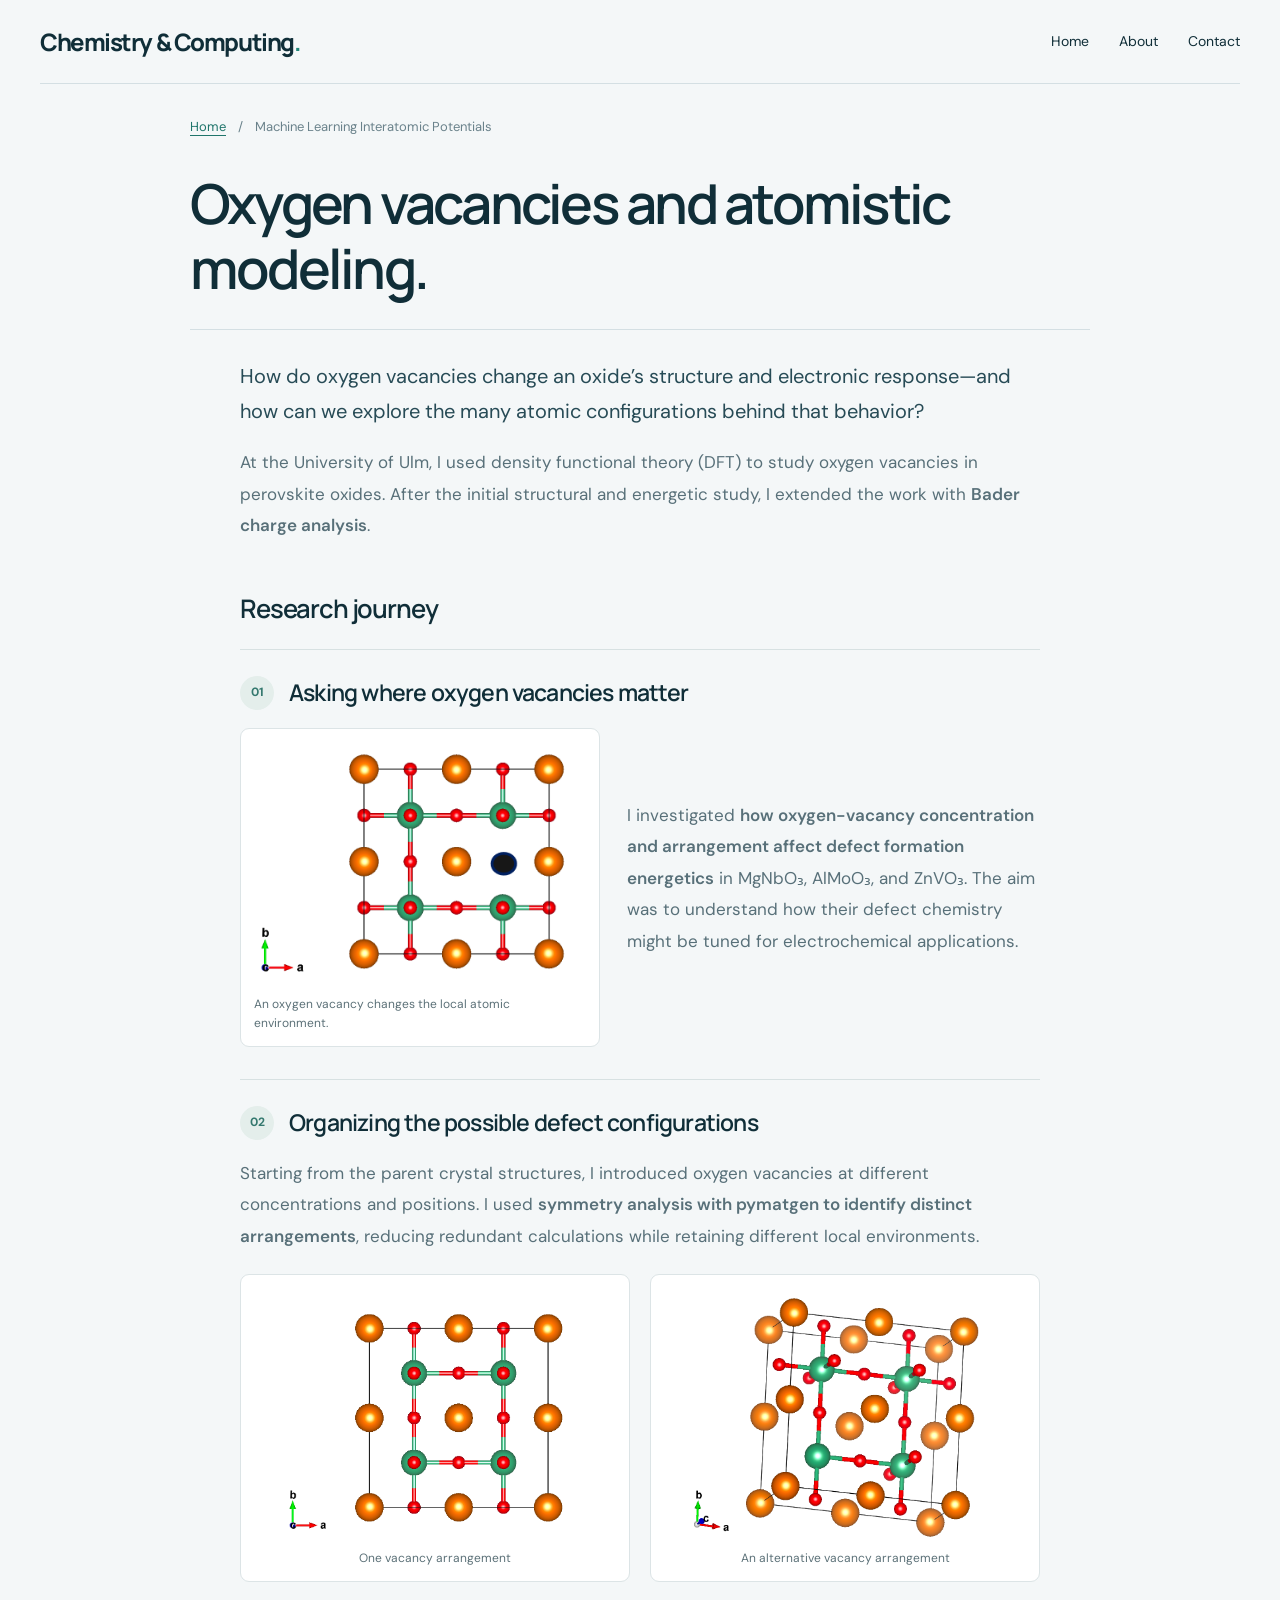
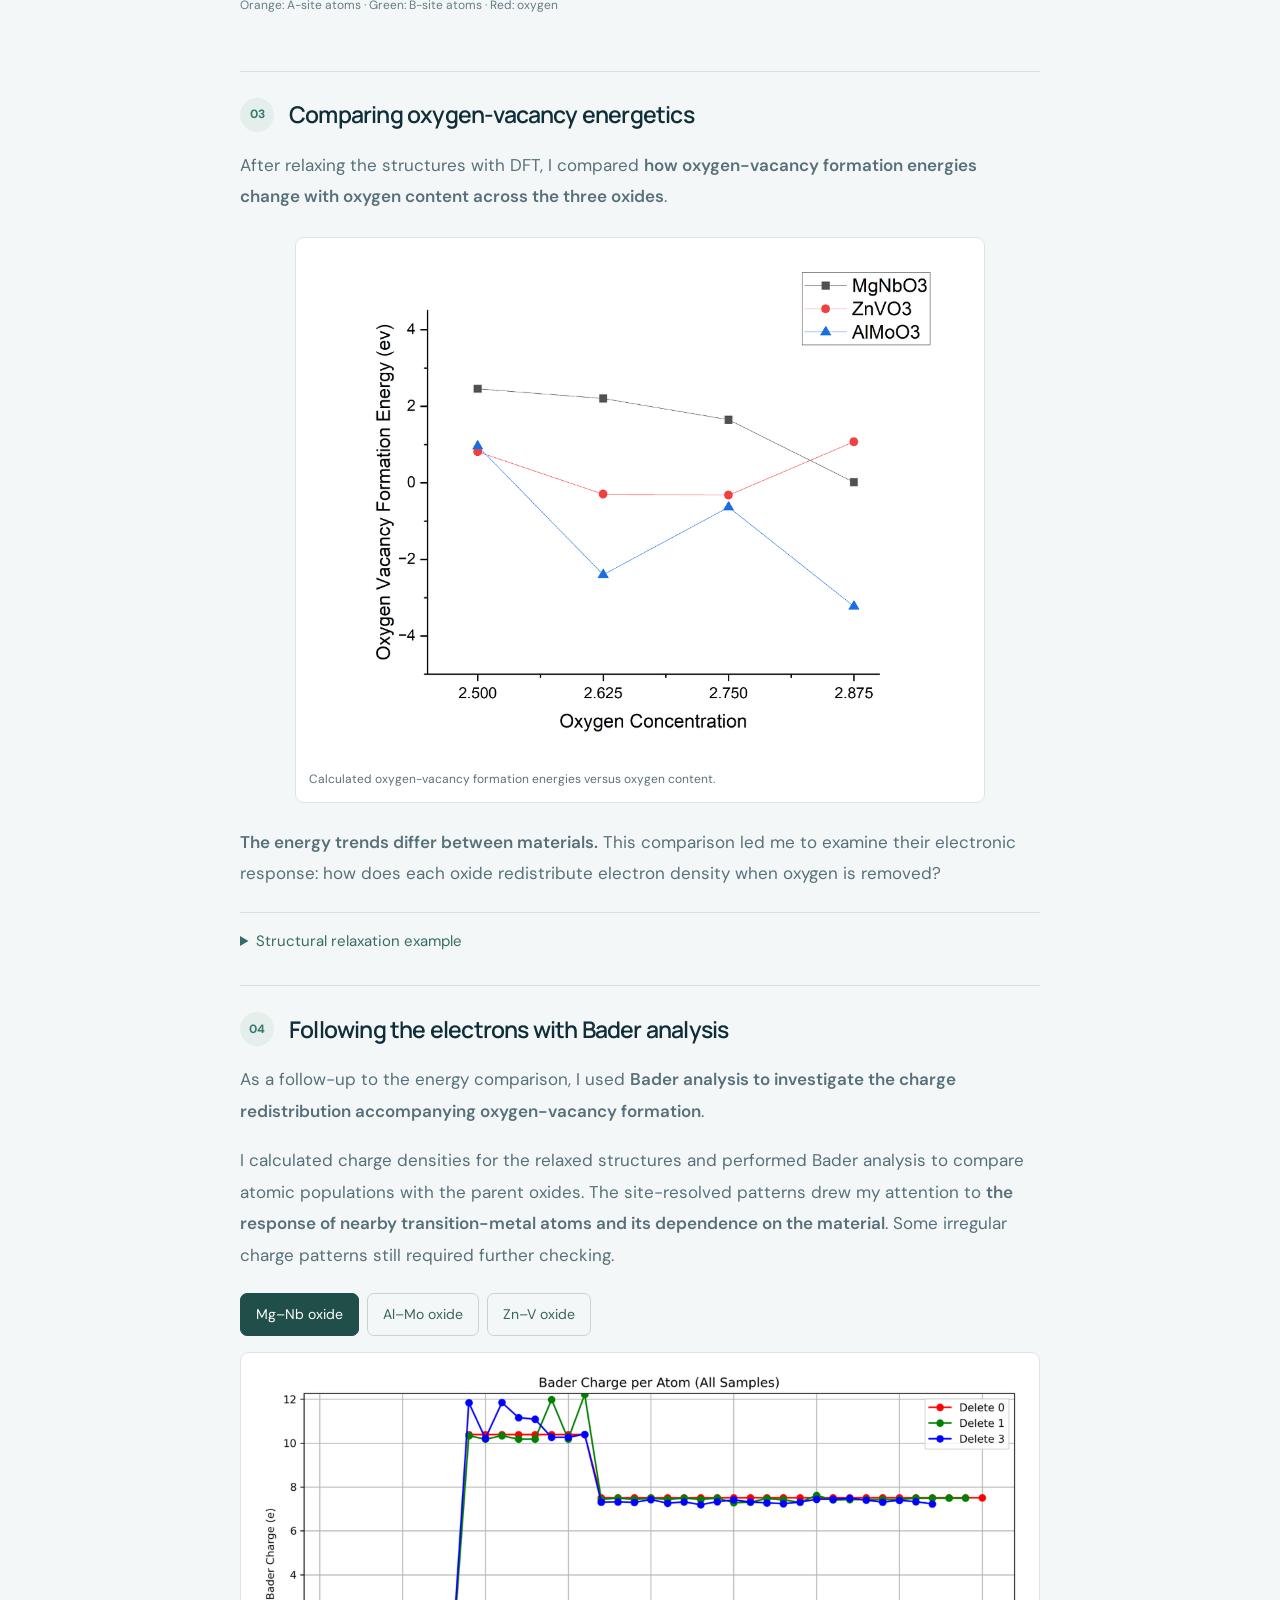
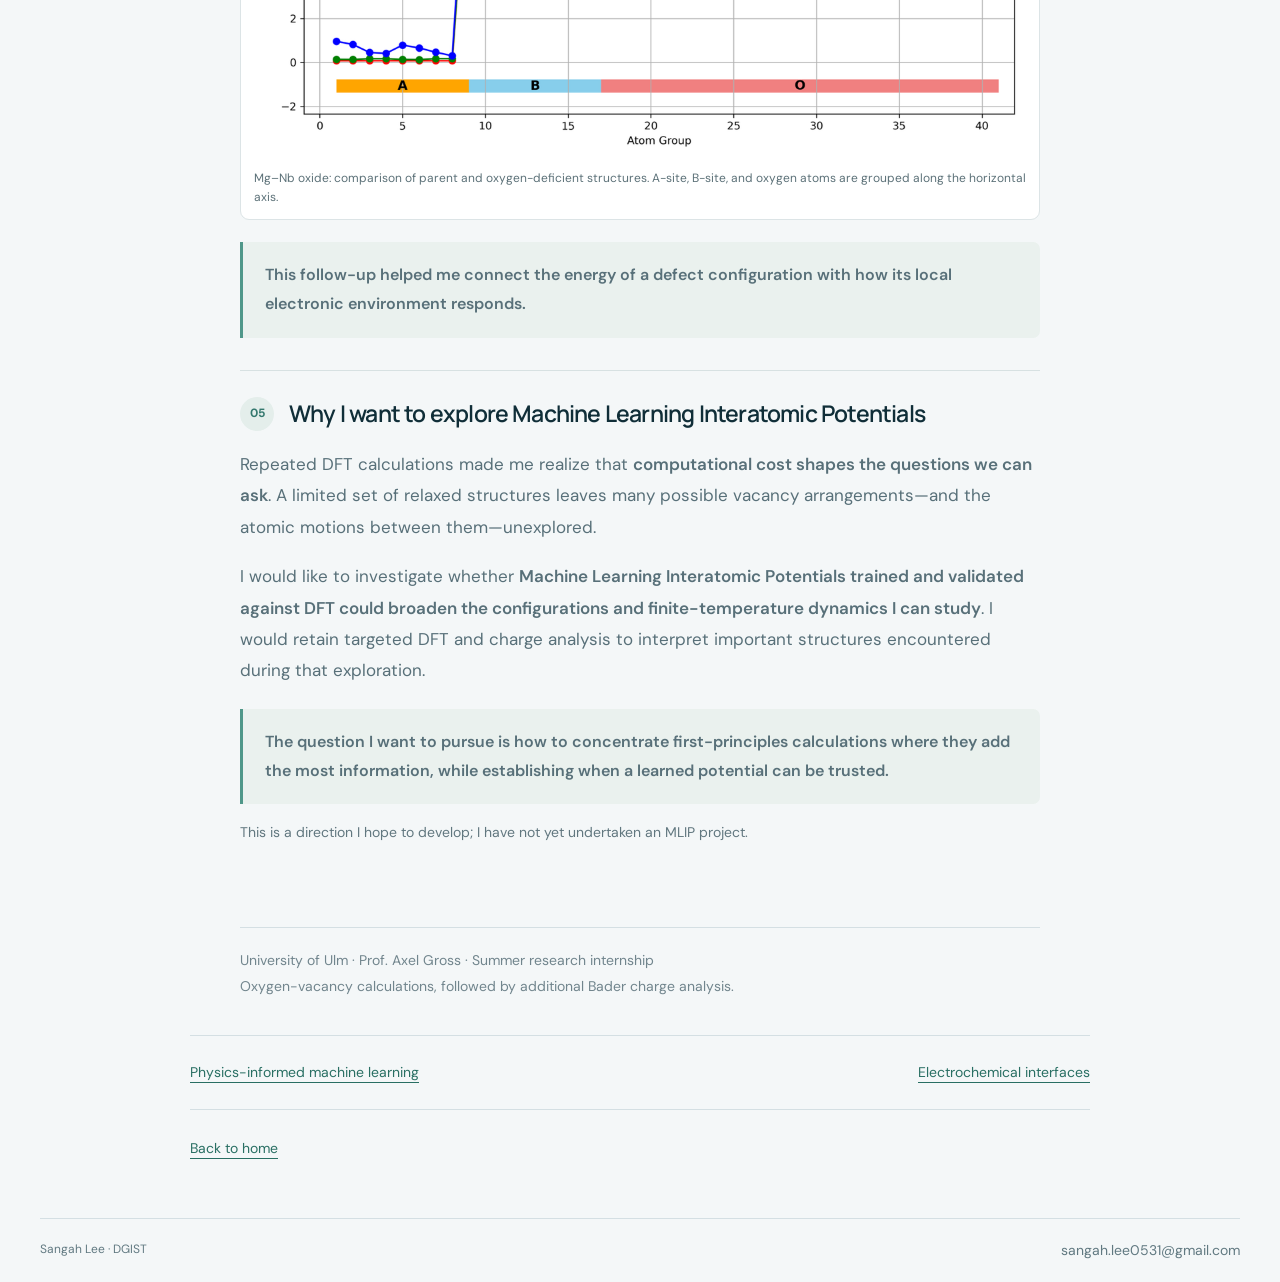
<file: mlip.html>
<!doctype html>
<html lang="en">
<head>
<meta charset="UTF-8"><meta name="viewport" content="width=device-width, initial-scale=1">
<meta name="description" content="Sangah Lee — DGIST undergraduate exploring physics-informed machine learning, electrochemical interfaces, and atomistic simulation.">
<meta name="theme-color" content="#071c26"><title>Machine Learning Interatomic Potentials | Sangah Lee</title>
<link rel="icon" type="image/svg+xml" href="data:image/svg+xml,%3Csvg xmlns='http://www.w3.org/2000/svg' viewBox='0 0 40 40'%3E%3Crect width='40' height='40' rx='9' fill='%23071c26'/%3E%3Cpath d='M27 11H17a5 5 0 0 0 0 10h6a4 4 0 0 1 0 8H12' fill='none' stroke='%2379ded0' stroke-width='3'/%3E%3C/svg%3E">
<link rel="stylesheet" href="styles.css?v=20260930-pages1"><link rel="stylesheet" href="pages.css?v=brand-2"><script src="page-interactions.js?v=20260930-pages1" defer></script>
<link rel="stylesheet" href="research-journey.css?v=2"><link rel="stylesheet" href="mlip-journey.css?v=3"><script src="research-journey.js" defer></script></head><body class="detail-page"><a class="skip" href="#main">Skip to content</a><header class="page-nav"><a class="wordmark" href="index.html">Chemistry &amp; Computing<span class="wordmark-dot">.</span></a><nav aria-label="Main navigation"><a href="index.html">Home</a><a href="about.html">About</a><a href="mailto:sangah.lee0531@gmail.com">Contact</a></nav></header><main id="main"><div class="article-shell"><div class="page-breadcrumb"><a href="index.html">Home</a><span>/</span><span>Machine Learning Interatomic Potentials</span></div><header class="article-header"><h1>Oxygen vacancies and atomistic modeling.</h1></header><article class="article-content"><p class="dialog-lead">How do oxygen vacancies change an oxide’s structure and electronic response—and how can we explore the many atomic configurations behind that behavior?</p><p>At the University of Ulm, I used density functional theory (DFT) to study oxygen vacancies in perovskite oxides. After the initial structural and energetic study, I extended the work with <strong>Bader charge analysis</strong>.</p><section class="research-journey" aria-labelledby="journey-heading"><h2 id="journey-heading">Research journey</h2><ol class="journey-steps">
<li><div class="step-heading"><span aria-hidden="true">01</span><h3>Asking where oxygen vacancies matter</h3></div><div class="journey-split"><figure class="journey-figure"><a href="research-atomistic.png" target="_blank" rel="noopener" aria-label="Open full-size figure: Perovskite lattice with an oxygen vacancy"><img src="research-atomistic.png" alt="Perovskite lattice with an oxygen vacancy" loading="lazy"></a><figcaption>An oxygen vacancy changes the local atomic environment.</figcaption></figure><p>I investigated <strong>how oxygen-vacancy concentration and arrangement affect defect formation energetics</strong> in MgNbO₃, AlMoO₃, and ZnVO₃. The aim was to understand how their defect chemistry might be tuned for electrochemical applications.</p></div></li>
<li><div class="step-heading"><span aria-hidden="true">02</span><h3>Organizing the possible defect configurations</h3></div><p>Starting from the parent crystal structures, I introduced oxygen vacancies at different concentrations and positions. I used <strong>symmetry analysis with pymatgen to identify distinct arrangements</strong>, reducing redundant calculations while retaining different local environments.</p><div class="ulm-pair"><figure class="journey-figure"><a href="ulm-vacancy-planar.png" target="_blank" rel="noopener" aria-label="Open full-size figure: One oxygen-deficient perovskite starting configuration"><img src="ulm-vacancy-planar.png" alt="One oxygen-deficient perovskite starting configuration" loading="lazy"></a><figcaption>One vacancy arrangement</figcaption></figure><figure class="journey-figure"><a href="ulm-vacancy-spatial.png" target="_blank" rel="noopener" aria-label="Open full-size figure: An alternative oxygen-deficient perovskite starting configuration"><img src="ulm-vacancy-spatial.png" alt="An alternative oxygen-deficient perovskite starting configuration" loading="lazy"></a><figcaption>An alternative vacancy arrangement</figcaption></figure></div><p class="figure-key">Orange: A-site atoms · Green: B-site atoms · Red: oxygen</p></li>
<li id="vacancy-energetics"><div class="step-heading"><span aria-hidden="true">03</span><h3>Comparing oxygen-vacancy energetics</h3></div><p>After relaxing the structures with DFT, I compared <strong>how oxygen-vacancy formation energies change with oxygen content across the three oxides</strong>.</p><figure class="journey-figure ulm-energy-figure"><a href="ulm-vacancy-energy.png" target="_blank" rel="noopener" aria-label="Open full-size figure: Oxygen-vacancy formation energy versus oxygen content"><img src="ulm-vacancy-energy.png" alt="Calculated oxygen-vacancy formation energies versus oxygen content for MgNbO3, ZnVO3, and AlMoO3, showing different material-dependent trends" loading="lazy"></a><figcaption>Calculated oxygen-vacancy formation energies versus oxygen content.</figcaption></figure><p><strong>The energy trends differ between materials.</strong> This comparison led me to examine their electronic response: how does each oxide redistribute electron density when oxygen is removed?</p><details class="ulm-supporting"><summary>Structural relaxation example</summary><div class="ulm-pair"><figure class="journey-figure"><a href="ulm-before-relaxation.png" target="_blank" rel="noopener" aria-label="Open full-size figure: Mg-Nb oxide structure before DFT relaxation"><img src="ulm-before-relaxation.png" alt="Mg-Nb oxide structure before DFT relaxation" loading="lazy"></a><figcaption>Before relaxation</figcaption></figure><figure class="journey-figure"><a href="ulm-after-relaxation.png" target="_blank" rel="noopener" aria-label="Open full-size figure: Mg-Nb oxide structure after DFT relaxation"><img src="ulm-after-relaxation.png" alt="Mg-Nb oxide structure after DFT relaxation" loading="lazy"></a><figcaption>After relaxation · Mg–Nb oxide</figcaption></figure></div></details></li>
<li><div class="step-heading"><span aria-hidden="true">04</span><h3>Following the electrons with Bader analysis</h3></div><p>As a follow-up to the energy comparison, I used <strong>Bader analysis to investigate the charge redistribution accompanying oxygen-vacancy formation</strong>.</p><p>I calculated charge densities for the relaxed structures and performed Bader analysis to compare atomic populations with the parent oxides. The site-resolved patterns drew my attention to <strong>the response of nearby transition-metal atoms and its dependence on the material</strong>. Some irregular charge patterns still required further checking.</p><div class="comparison-controls" role="group" aria-label="Material for Bader analysis"><button type="button" data-comparison="mg" aria-pressed="true" aria-controls="mg-bader">Mg–Nb oxide</button><button type="button" data-comparison="al" aria-pressed="false" aria-controls="al-bader">Al–Mo oxide</button><button type="button" data-comparison="zn" aria-pressed="false" aria-controls="zn-bader">Zn–V oxide</button></div><div id="mg-bader" class="comparison-panel"><figure class="journey-figure bader-figure"><a href="ulm-bader-mg.png" target="_blank" rel="noopener" aria-label="Open full-size figure: Bader atomic populations for Mg–Nb oxide with and without oxygen vacancies"><img src="ulm-bader-mg.png" alt="Bader atomic populations for Mg–Nb oxide with and without oxygen vacancies" loading="lazy"></a><figcaption>Mg–Nb oxide: comparison of parent and oxygen-deficient structures. A-site, B-site, and oxygen atoms are grouped along the horizontal axis.</figcaption></figure></div><div id="al-bader" class="comparison-panel" hidden><figure class="journey-figure bader-figure"><a href="ulm-bader-al.png" target="_blank" rel="noopener" aria-label="Open full-size figure: Bader atomic populations for Al–Mo oxide with and without oxygen vacancies"><img src="ulm-bader-al.png" alt="Bader atomic populations for Al–Mo oxide with and without oxygen vacancies" loading="lazy"></a><figcaption>Al–Mo oxide: comparison of parent and oxygen-deficient structures. A-site, B-site, and oxygen atoms are grouped along the horizontal axis.</figcaption></figure></div><div id="zn-bader" class="comparison-panel" hidden><figure class="journey-figure bader-figure"><a href="ulm-bader-zn.png" target="_blank" rel="noopener" aria-label="Open full-size figure: Bader atomic populations for Zn–V oxide with and without oxygen vacancies"><img src="ulm-bader-zn.png" alt="Bader atomic populations for Zn–V oxide with and without oxygen vacancies" loading="lazy"></a><figcaption>Zn–V oxide: comparison of parent and oxygen-deficient structures. A-site, B-site, and oxygen atoms are grouped along the horizontal axis.</figcaption></figure></div><p class="journey-reflection"><strong>This follow-up helped me connect the energy of a defect configuration with how its local electronic environment responds.</strong></p></li>
<li><div class="step-heading"><span aria-hidden="true">05</span><h3>Why I want to explore Machine Learning Interatomic Potentials</h3></div><p>Repeated DFT calculations made me realize that <strong>computational cost shapes the questions we can ask</strong>. A limited set of relaxed structures leaves many possible vacancy arrangements—and the atomic motions between them—unexplored.</p><p>I would like to investigate whether <strong>Machine Learning Interatomic Potentials trained and validated against DFT could broaden the configurations and finite-temperature dynamics I can study</strong>. I would retain targeted DFT and charge analysis to interpret important structures encountered during that exploration.</p><p class="journey-reflection"><strong>The question I want to pursue is how to concentrate first-principles calculations where they add the most information, while establishing when a learned potential can be trusted.</strong></p><p class="small-note">This is a direction I hope to develop; I have not yet undertaken an MLIP project.</p></li>
</ol></section><p class="dialog-meta">University of Ulm · Prof. Axel Gross · Summer research internship<br>Oxygen-vacancy calculations, followed by additional Bader charge analysis.</p></article><nav class="related-pages" aria-label="Other research interests"><a href="machine-learning.html">Physics-informed machine learning</a><a href="electrochemistry.html">Electrochemical interfaces</a></nav><a class="back-home" href="index.html">Back to home</a></div></main><footer class="page-footer"><span>Sangah Lee · DGIST</span><a href="mailto:sangah.lee0531@gmail.com">sangah.lee0531@gmail.com</a></footer></body></html>
</file>
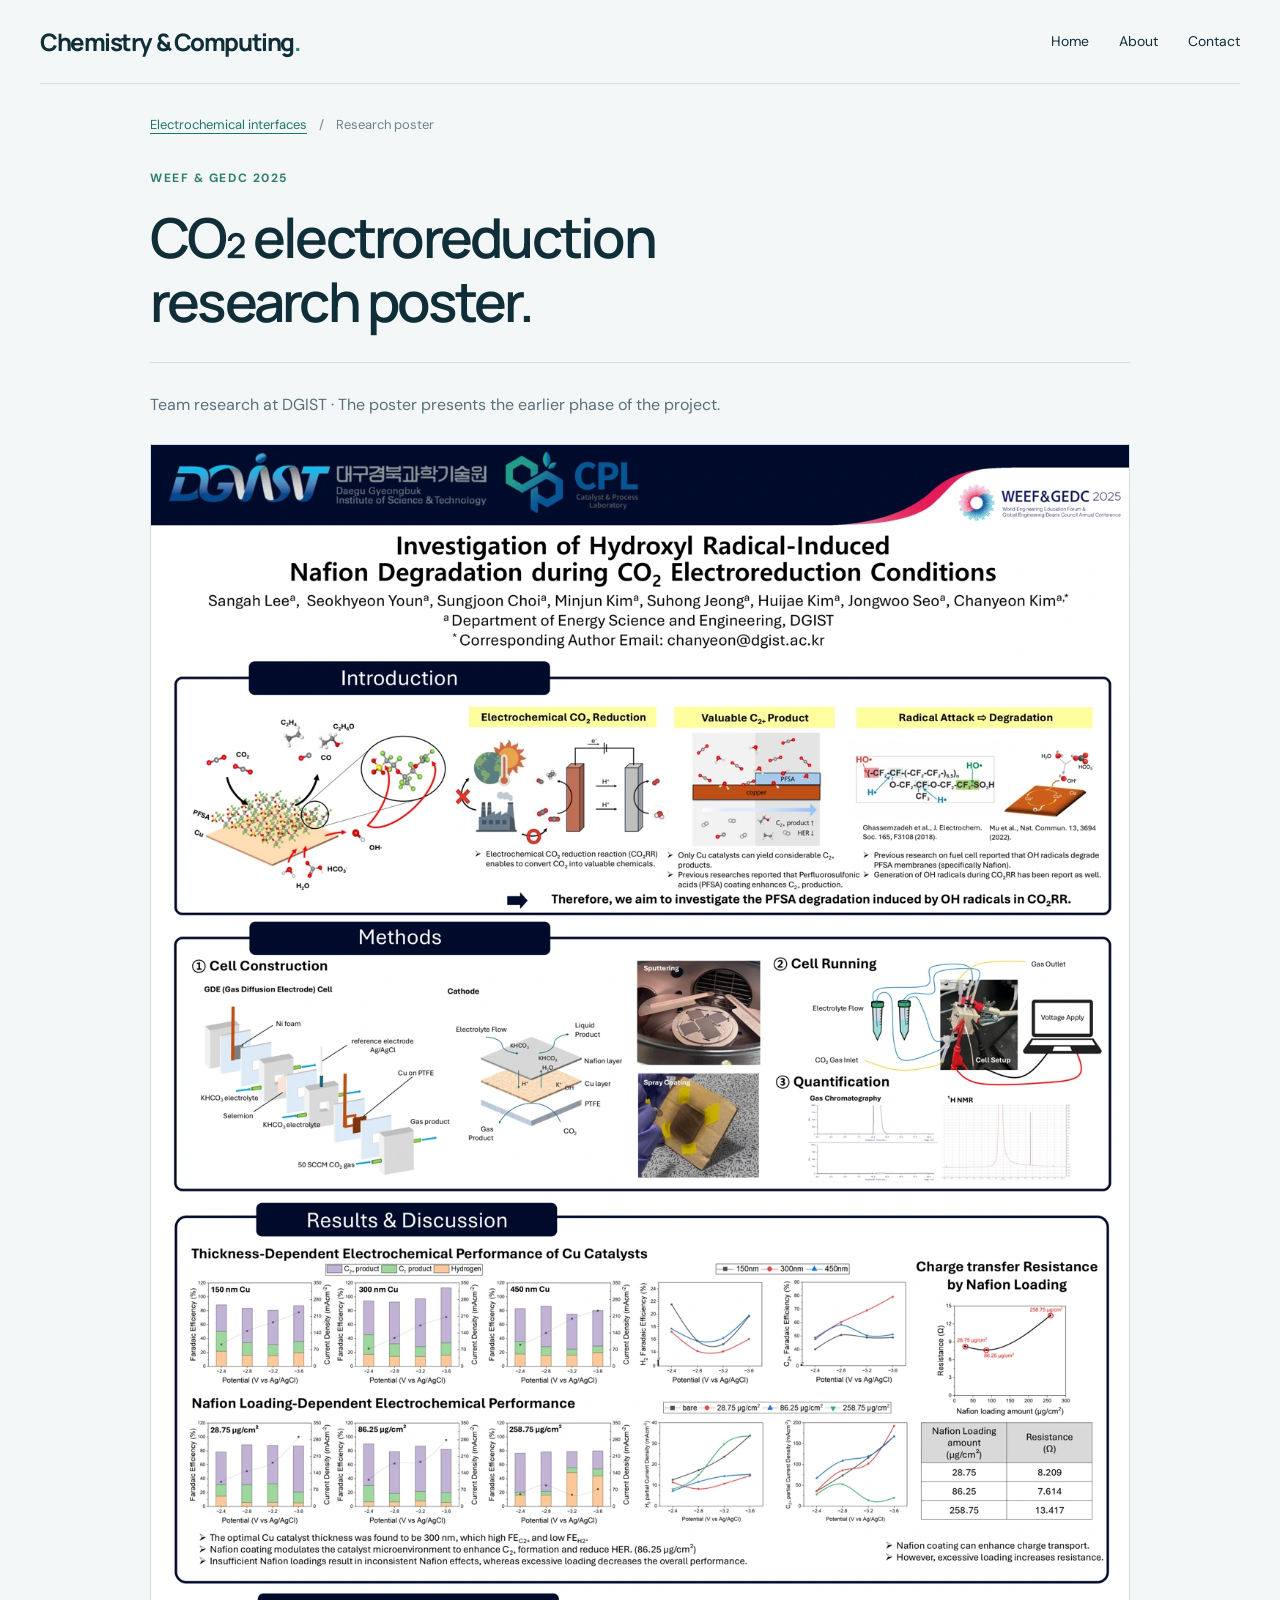
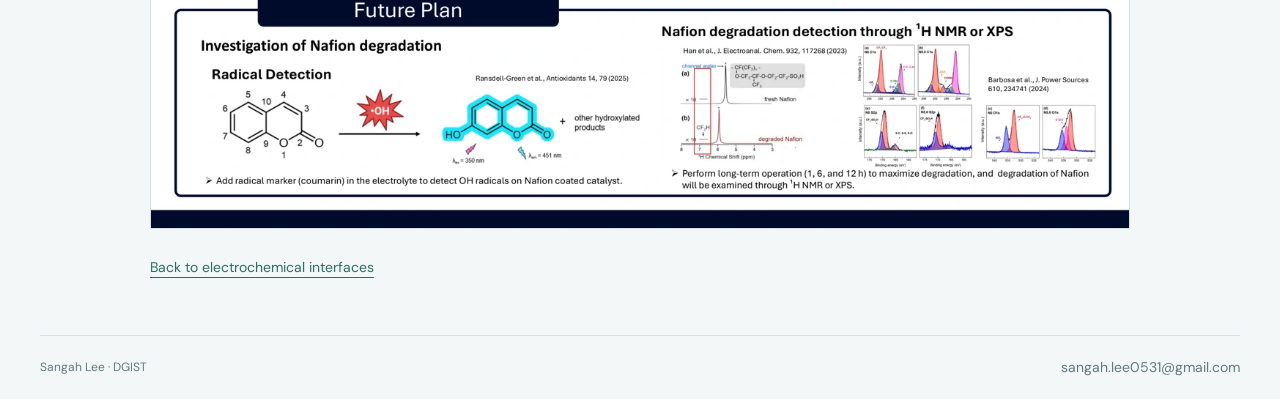
<file: poster.html>
<!doctype html>
<html lang="en">
<head>
<meta charset="UTF-8"><meta name="viewport" content="width=device-width, initial-scale=1">
<meta name="description" content="Sangah Lee — DGIST undergraduate exploring physics-informed machine learning, electrochemical interfaces, and atomistic simulation.">
<meta name="theme-color" content="#071c26"><title>WEEF & GEDC 2025 poster | Sangah Lee</title>
<link rel="icon" type="image/svg+xml" href="data:image/svg+xml,%3Csvg xmlns='http://www.w3.org/2000/svg' viewBox='0 0 40 40'%3E%3Crect width='40' height='40' rx='9' fill='%23071c26'/%3E%3Cpath d='M27 11H17a5 5 0 0 0 0 10h6a4 4 0 0 1 0 8H12' fill='none' stroke='%2379ded0' stroke-width='3'/%3E%3C/svg%3E">
<link rel="stylesheet" href="styles.css?v=20260930-pages1"><link rel="stylesheet" href="pages.css?v=brand-2"><script src="page-interactions.js?v=20260930-pages1" defer></script>
</head><body class="detail-page"><a class="skip" href="#main">Skip to content</a><header class="page-nav"><a class="wordmark" href="index.html">Chemistry &amp; Computing<span class="wordmark-dot">.</span></a><nav aria-label="Main navigation"><a href="index.html">Home</a><a href="about.html">About</a><a href="mailto:sangah.lee0531@gmail.com">Contact</a></nav></header><main id="main"><div class="poster-shell"><div class="page-breadcrumb"><a href="electrochemistry.html">Electrochemical interfaces</a><span>/</span><span>Research poster</span></div><header class="article-header"><p class="eyebrow">WEEF & GEDC 2025</p><h1>CO₂ electroreduction <br>research poster.</h1></header><p class="poster-note">Team research at DGIST · The poster presents the earlier phase of the project.</p><img class="full-poster" src="weef-poster.webp" alt="WEEF and GEDC 2025 team poster: Investigation of Hydroxyl Radical-Induced Nafion Degradation during CO₂ Electroreduction Conditions" width="1335" height="1888"><a class="back-home" href="electrochemistry.html">Back to electrochemical interfaces</a></div></main><footer class="page-footer"><span>Sangah Lee · DGIST</span><a href="mailto:sangah.lee0531@gmail.com">sangah.lee0531@gmail.com</a></footer></body></html>
</file>
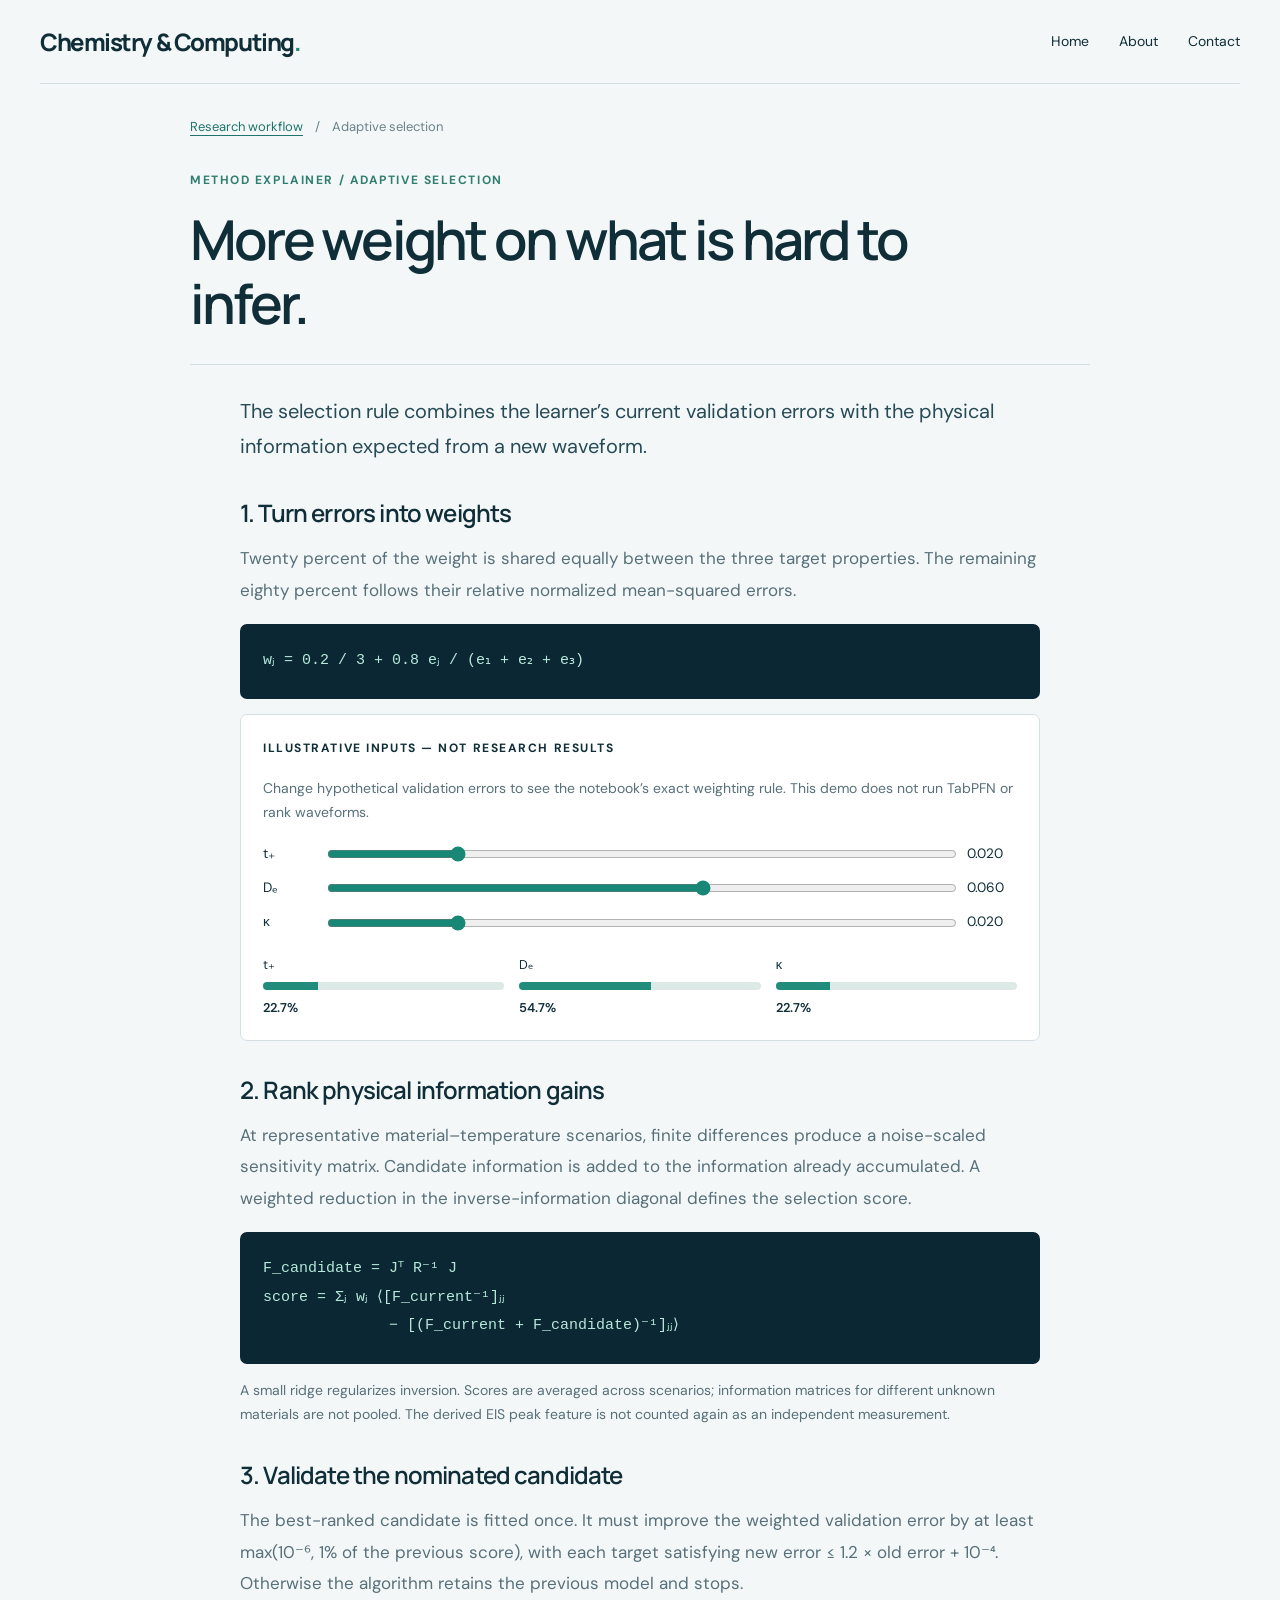
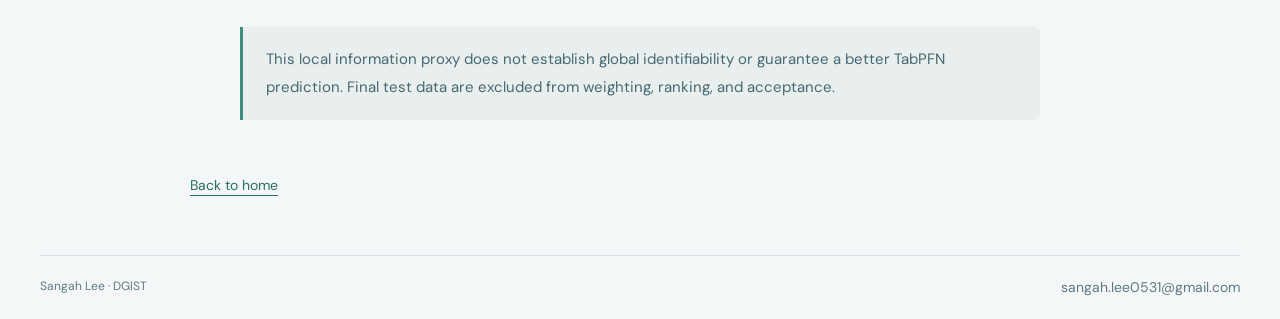
<file: selection.html>
<!doctype html>
<html lang="en">
<head>
<meta charset="UTF-8"><meta name="viewport" content="width=device-width, initial-scale=1">
<meta name="description" content="Sangah Lee — DGIST undergraduate exploring physics-informed machine learning, electrochemical interfaces, and atomistic simulation.">
<meta name="theme-color" content="#071c26"><title>Adaptive selection | Sangah Lee</title>
<link rel="icon" type="image/svg+xml" href="data:image/svg+xml,%3Csvg xmlns='http://www.w3.org/2000/svg' viewBox='0 0 40 40'%3E%3Crect width='40' height='40' rx='9' fill='%23071c26'/%3E%3Cpath d='M27 11H17a5 5 0 0 0 0 10h6a4 4 0 0 1 0 8H12' fill='none' stroke='%2379ded0' stroke-width='3'/%3E%3C/svg%3E">
<link rel="stylesheet" href="styles.css?v=20260930-pages1"><link rel="stylesheet" href="pages.css?v=brand-2"><script src="page-interactions.js?v=20260930-pages1" defer></script>
</head><body class="detail-page"><a class="skip" href="#main">Skip to content</a><header class="page-nav"><a class="wordmark" href="index.html">Chemistry &amp; Computing<span class="wordmark-dot">.</span></a><nav aria-label="Main navigation"><a href="index.html">Home</a><a href="about.html">About</a><a href="mailto:sangah.lee0531@gmail.com">Contact</a></nav></header><main id="main"><div class="article-shell"><div class="page-breadcrumb"><a href="workflow.html">Research workflow</a><span>/</span><span>Adaptive selection</span></div><header class="article-header"><p class="eyebrow">METHOD EXPLAINER / ADAPTIVE SELECTION</p><h1>More weight on what is hard to infer.</h1></header><article class="article-content"><p class="dialog-lead">The selection rule combines the learner’s current validation errors with the physical information expected from a new waveform.</p><h3>1. Turn errors into weights</h3><p>Twenty percent of the weight is shared equally between the three target properties. The remaining eighty percent follows their relative normalized mean-squared errors.</p><pre>wⱼ = 0.2 / 3 + 0.8 eⱼ / (e₁ + e₂ + e₃)</pre><div class="weight-demo"><p class="eyebrow">ILLUSTRATIVE INPUTS — NOT RESEARCH RESULTS</p><p class="small-note">Change hypothetical validation errors to see the notebook’s exact weighting rule. This demo does not run TabPFN or rank waveforms.</p><div class="slider-row"><label for="err-tp">t₊</label><input type="range" id="err-tp" min="0" max="100" value="20" aria-label="Hypothetical transference-number normalized MSE"><output id="val-tp" for="err-tp">0.020</output></div><div class="slider-row"><label for="err-de">Dₑ</label><input type="range" id="err-de" min="0" max="100" value="60" aria-label="Hypothetical diffusivity normalized MSE"><output id="val-de" for="err-de">0.060</output></div><div class="slider-row"><label for="err-ka">κ</label><input type="range" id="err-ka" min="0" max="100" value="20" aria-label="Hypothetical conductivity normalized MSE"><output id="val-ka" for="err-ka">0.020</output></div><div class="weight-bars" aria-live="polite"><div><span>t₊</span><div class="bar-track"><div id="bar-tp"></div></div><strong id="weight-tp"></strong></div><div><span>Dₑ</span><div class="bar-track"><div id="bar-de"></div></div><strong id="weight-de"></strong></div><div><span>κ</span><div class="bar-track"><div id="bar-ka"></div></div><strong id="weight-ka"></strong></div></div></div><h3>2. Rank physical information gains</h3><p>At representative material–temperature scenarios, finite differences produce a noise-scaled sensitivity matrix. Candidate information is added to the information already accumulated. A weighted reduction in the inverse-information diagonal defines the selection score.</p><pre>F_candidate = Jᵀ R⁻¹ J
score = Σⱼ wⱼ ⟨[F_current⁻¹]ⱼⱼ
              − [(F_current + F_candidate)⁻¹]ⱼⱼ⟩</pre><p class="small-note">A small ridge regularizes inversion. Scores are averaged across scenarios; information matrices for different unknown materials are not pooled. The derived EIS peak feature is not counted again as an independent measurement.</p><h3>3. Validate the nominated candidate</h3><p>The best-ranked candidate is fitted once. It must improve the weighted validation error by at least max(10⁻⁶, 1% of the previous score), with each target satisfying new error ≤ 1.2 × old error + 10⁻⁴. Otherwise the algorithm retains the previous model and stops.</p><div class="notice">This local information proxy does not establish global identifiability or guarantee a better TabPFN prediction. Final test data are excluded from weighting, ranking, and acceptance.</div></article><a class="back-home" href="index.html">Back to home</a></div></main><footer class="page-footer"><span>Sangah Lee · DGIST</span><a href="mailto:sangah.lee0531@gmail.com">sangah.lee0531@gmail.com</a></footer></body></html>
</file>
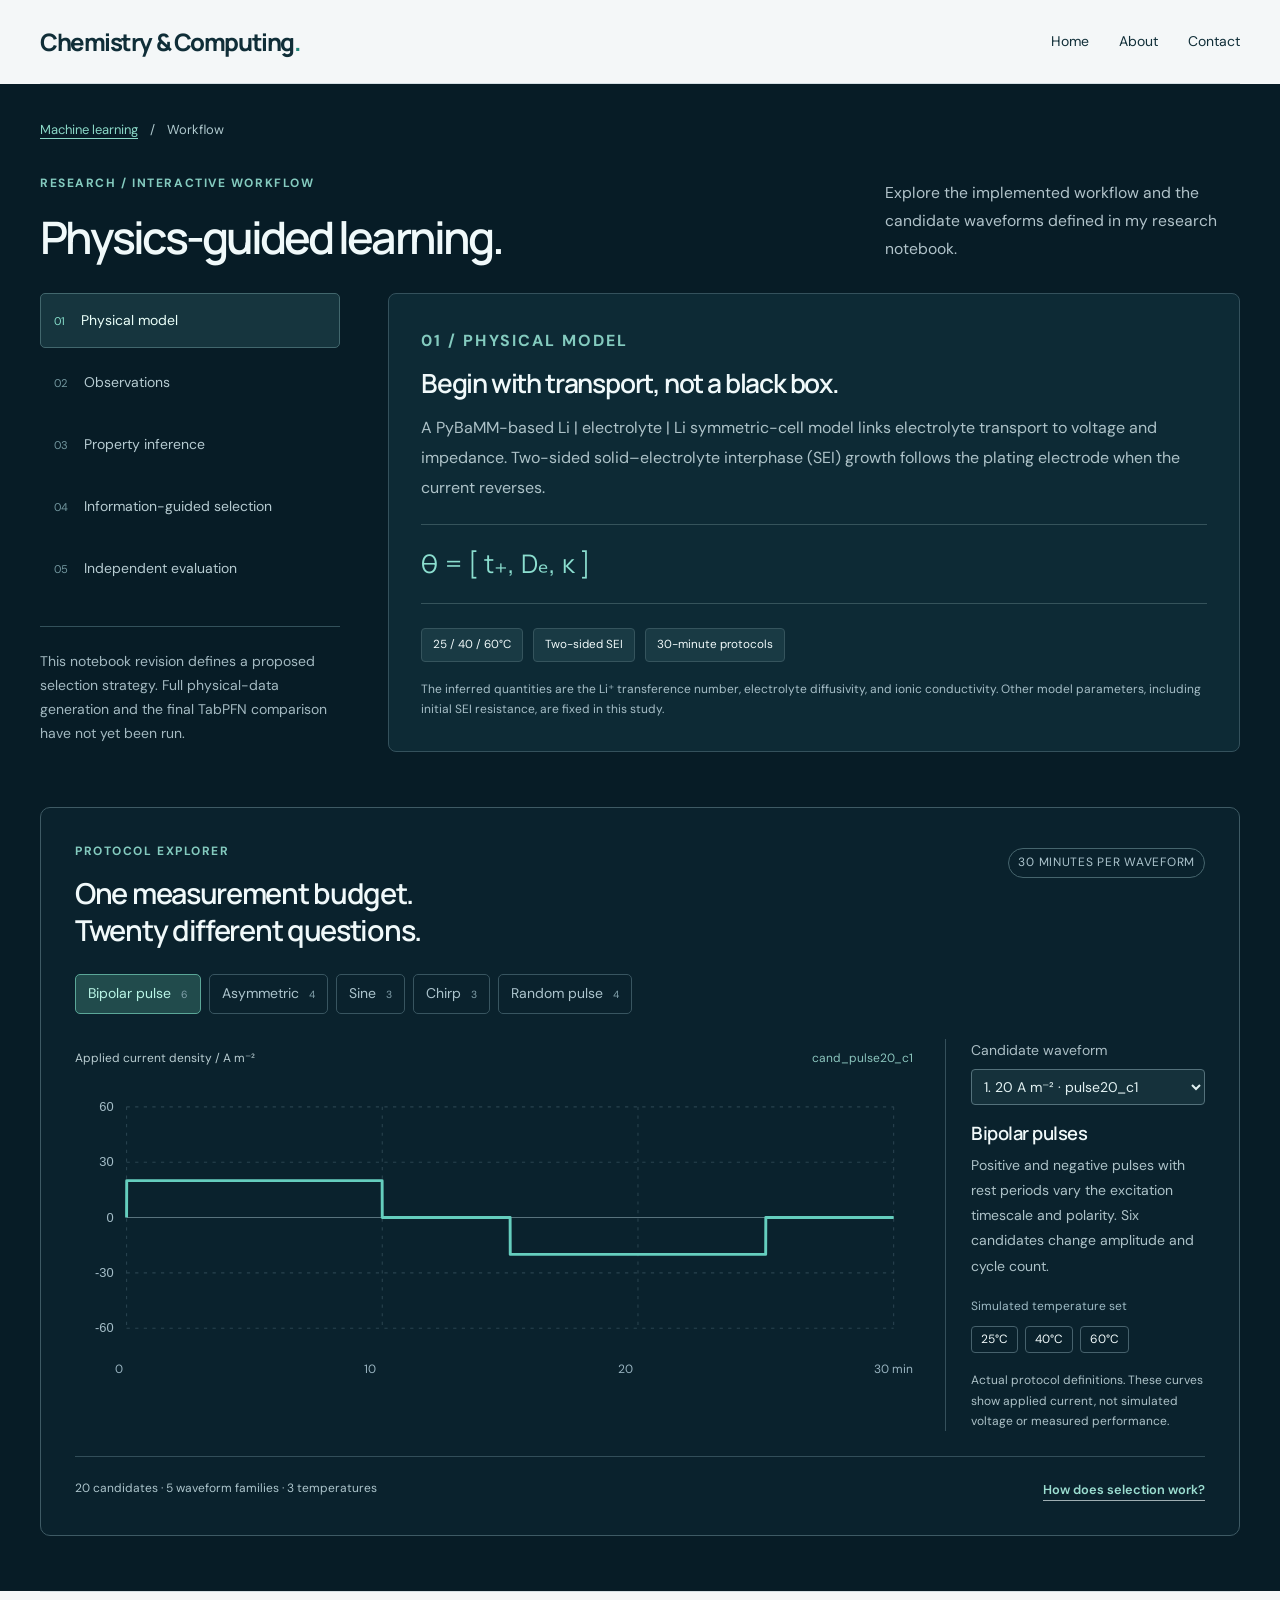
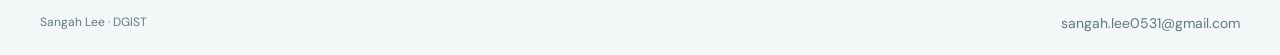
<file: workflow.html>
<!doctype html>
<html lang="en">
<head>
<meta charset="UTF-8"><meta name="viewport" content="width=device-width, initial-scale=1">
<meta name="description" content="Sangah Lee — DGIST undergraduate exploring physics-informed machine learning, electrochemical interfaces, and atomistic simulation.">
<meta name="theme-color" content="#071c26"><title>Research workflow | Sangah Lee</title><script src="protocols.js" defer></script>
<link rel="icon" type="image/svg+xml" href="data:image/svg+xml,%3Csvg xmlns='http://www.w3.org/2000/svg' viewBox='0 0 40 40'%3E%3Crect width='40' height='40' rx='9' fill='%23071c26'/%3E%3Cpath d='M27 11H17a5 5 0 0 0 0 10h6a4 4 0 0 1 0 8H12' fill='none' stroke='%2379ded0' stroke-width='3'/%3E%3C/svg%3E">
<link rel="stylesheet" href="styles.css?v=20260930-pages1"><link rel="stylesheet" href="pages.css?v=brand-2"><script src="page-interactions.js?v=20260930-pages1" defer></script>
</head><body class="workflow-page"><a class="skip" href="#main">Skip to content</a><header class="page-nav"><a class="wordmark" href="index.html">Chemistry &amp; Computing<span class="wordmark-dot">.</span></a><nav aria-label="Main navigation"><a href="index.html">Home</a><a href="about.html">About</a><a href="mailto:sangah.lee0531@gmail.com">Contact</a></nav></header><main id="main"><section class="workflow-section" id="workflow"><div class="section-wrap"><div class="page-breadcrumb"><a href="machine-learning.html">Machine learning</a><span>/</span><span>Workflow</span></div><div class="section-heading"><div><p class="eyebrow">RESEARCH / INTERACTIVE WORKFLOW</p><h1 class="workflow-title">Physics-guided learning.</h1></div><p>Explore the implemented workflow and the candidate waveforms defined in my research notebook.</p></div><div class="workflow-layout"><div class="workflow-tabs" role="tablist" aria-label="Research workflow stages" aria-orientation="vertical"><button role="tab" id="step-tab-0" aria-controls="step-panel" aria-selected="true" data-step="0"><span>01</span>Physical model</button><button role="tab" id="step-tab-1" aria-controls="step-panel" aria-selected="false" tabindex="-1" data-step="1"><span>02</span>Observations</button><button role="tab" id="step-tab-2" aria-controls="step-panel" aria-selected="false" tabindex="-1" data-step="2"><span>03</span>Property inference</button><button role="tab" id="step-tab-3" aria-controls="step-panel" aria-selected="false" tabindex="-1" data-step="3"><span>04</span>Information-guided selection</button><button role="tab" id="step-tab-4" aria-controls="step-panel" aria-selected="false" tabindex="-1" data-step="4"><span>05</span>Independent evaluation</button><div class="workflow-note">This notebook revision defines a proposed selection strategy. Full physical-data generation and the final TabPFN comparison have not yet been run.</div></div><div class="stage-panel" id="step-panel" role="tabpanel" aria-labelledby="step-tab-0" tabindex="0"></div></div>
<div class="waveform-explorer"><div class="explorer-header"><div><p class="eyebrow">PROTOCOL EXPLORER</p><h3>One measurement budget. <br>Twenty different questions.</h3></div><span class="outline-pill">30 MINUTES PER WAVEFORM</span></div><div class="family-controls" role="group" aria-label="Waveform family"><button data-family="bipolar_pulse" aria-pressed="true">Bipolar pulse <span>6</span></button><button data-family="asymmetric" aria-pressed="false">Asymmetric <span>4</span></button><button data-family="sine" aria-pressed="false">Sine <span>3</span></button><button data-family="chirp" aria-pressed="false">Chirp <span>3</span></button><button data-family="random_pulse" aria-pressed="false">Random pulse <span>4</span></button></div><div class="chart-layout"><div class="waveform-chart"><div class="chart-topline"><span>Applied current density / A m⁻²</span><span id="waveform-name"></span></div><svg id="waveform-svg" viewBox="0 0 780 260" role="img" aria-labelledby="wave-title wave-desc"><title id="wave-title">Candidate current waveform</title><desc id="wave-desc">Current density over a thirty-minute experiment, generated from the supplied notebook protocol definitions.</desc><g id="wave-grid"></g><path id="wave-path" fill="none" stroke="#65cebe" stroke-width="2.7" stroke-linejoin="round"/></svg><div class="chart-bottomline"><span>0</span><span>10</span><span>20</span><span>30 min</span></div></div><div class="waveform-context"><label for="protocol-select">Candidate waveform</label><select id="protocol-select"></select><h4 id="family-title"></h4><p id="family-description"></p><div class="temperature-label">Simulated temperature set</div><div class="temperature-tags"><span>25°C</span><span>40°C</span><span>60°C</span></div><p class="small-note">Actual protocol definitions. These curves show applied current, not simulated voltage or measured performance.</p></div></div><div class="explorer-foot"><span>20 candidates · 5 waveform families · 3 temperatures</span><a class="text-link" href="selection.html">How does selection work?</a></div></div>
</div></section>
</main><footer class="page-footer"><span>Sangah Lee · DGIST</span><a href="mailto:sangah.lee0531@gmail.com">sangah.lee0531@gmail.com</a></footer></body></html>
</file>
<file: styles.css>
@import url('https://fonts.googleapis.com/css2?family=DM+Sans:wght@400;450;500;550;600;650;700&family=Manrope:wght@400;500;600;650;700;750;800&display=swap');
:root{--navy:#071c26;--ink:#102e38;--muted:#587079;--teal:#65cebe;--paper:#f4f7f8;--line:#d4dfe3;--white:#fff;--sans:'DM Sans',Arial,sans-serif;--heading:'Manrope',Arial,sans-serif}*{box-sizing:border-box}html{scroll-behavior:smooth;scroll-padding-top:95px}body{margin:0;font:16px/1.65 var(--sans);color:var(--ink);background:var(--paper)}button,input,select{font:inherit}button,a{-webkit-tap-highlight-color:transparent}button{cursor:pointer}a{color:inherit;text-decoration:none}button{color:inherit}button:focus-visible,a:focus-visible,select:focus-visible,input:focus-visible,[tabindex]:focus-visible{outline:3px solid #199985;outline-offset:5px}h1,h2,h3,h4,p{margin:0}h1,h2,h3,h4{font-family:var(--heading);line-height:1.15;font-weight:600;letter-spacing:-.045em}p{color:var(--muted)}em{font-style:normal;color:#187f79}strong{font-weight:600}.section-wrap{width:min(1280px,calc(100% - 112px));margin:auto}.eyebrow{font-size:.75rem;font-weight:700;letter-spacing:.13em;line-height:1.6;color:inherit}.skip{position:fixed;left:20px;top:-100px;z-index:100;background:white;padding:12px}.skip:focus{top:12px}.site-header{height:92px;padding:0 56px;display:flex;align-items:center;justify-content:space-between;border-bottom:1px solid var(--line);background:rgba(244,247,248,.96);position:sticky;top:0;z-index:20}.wordmark{font-family:var(--heading);font-size:1.5rem;font-weight:750;letter-spacing:-.07em}.wordmark-dot{color:#218779}.site-header nav{display:flex;gap:36px;font-size:.9rem}.site-header nav a:hover,.text-link:hover{color:#178877}.profile-button{border:1px solid #a6b8bf;background:transparent;border-radius:5px;padding:9px 14px;font-size:.85rem}.profile-button span{margin-left:18px}.hero{display:grid;grid-template-columns:1fr 1fr;gap:48px;padding-top:67px;padding-bottom:68px;align-items:center;min-height:760px}.hero .eyebrow{font-size:.69rem;letter-spacing:.14em;display:flex;align-items:center;gap:9px;margin-bottom:25px}.small-line{display:inline-block;width:24px;height:2px;background:#218779;flex-shrink:0}h1{font-size:clamp(3rem,4.65vw,4.5rem);line-height:1.1;letter-spacing:-.065em}.hero-intro{max-width:475px;font-size:1.05rem;margin-top:27px;line-height:1.8}.hero-intro strong{color:var(--ink)}.hero-actions{display:flex;align-items:center;gap:28px;margin-top:29px}.button{border:0;display:inline-flex;align-items:center;justify-content:center;gap:28px;border-radius:5px;padding:12px 21px;font-size:.88rem;font-weight:600;line-height:1.6;transition:background .2s,transform .2s}.button:hover{transform:translateY(-2px)}.primary{background:var(--ink);color:#fff}.primary:hover{background:#1a514f}.text-link{font-size:.9rem;font-weight:600;background:none;border:0;padding:0;text-decoration:underline;text-decoration-color:#9fafb3;text-underline-offset:6px}.hero-caption{font-size:.76rem;margin-top:26px}.hero-caption span{padding:0 8px;color:#9badb4}.research-map{background:var(--navy);color:white;border:1px solid #23404a;border-radius:12px;box-shadow:0 28px 65px -25px #122a3655;overflow:hidden;transform:perspective(1800px) rotateY(-5deg) rotateX(2deg);transition:transform .5s}.research-map:hover{transform:perspective(1800px) rotateY(0) rotateX(0)}.map-header,.map-footer{display:flex;justify-content:space-between;gap:20px;align-items:center;color:#9fb9c2;padding:20px 23px;font-size:.65rem;letter-spacing:.1em}.map-header{border-bottom:1px solid #24404a}.map-footer{border-top:1px solid #24404a;font-size:.64rem;letter-spacing:0}.map-footer span:last-child{color:#82dacf;white-space:nowrap}.map-field{height:510px;position:relative;background-image:radial-gradient(#31505a 1px,transparent 1px);background-size:23px 23px;isolation:isolate}.map-lines{width:100%;height:100%;position:absolute;inset:0;z-index:-1}.map-center{position:absolute;top:48%;left:50%;transform:translate(-50%,-15%);text-align:center;line-height:1.65;letter-spacing:.16em;font-size:.58rem;color:#accad0}.map-center strong{display:block;color:#dcf7f4;font-size:.72rem}.map-node{position:absolute;text-align:left;border:1px solid #486771;border-radius:7px;background:linear-gradient(140deg,#193741,#0b2530);color:#f5ffff;width:210px;padding:17px 17px 12px;box-shadow:10px 20px 28px #0004;transition:transform .25s,border-color .25s,box-shadow .25s}.map-node:hover,.map-node:focus-visible{transform:translateY(-7px);border-color:#8fe4d5;box-shadow:9px 24px 32px #0006}.node-one{left:20%;top:23px}.node-two{right:4%;top:272px}.node-three{left:3%;top:290px}.node-index{display:block;font-size:.56rem;letter-spacing:.075em;color:#a8c4cc;white-space:nowrap}.node-symbol{display:block;font-family:var(--heading);font-size:2.35rem;line-height:1.5;color:var(--teal);letter-spacing:-.05em}.node-two .node-symbol{color:#b4c8f2}.node-three .node-symbol{color:#c0b4e9}.map-node strong{font-family:var(--heading);font-size:.95rem;font-weight:500;display:block;line-height:1.4;letter-spacing:-.02em}.node-footer{font-size:.57rem;display:flex;justify-content:space-between;align-items:center;gap:5px;color:#a6c2c9;border-top:1px solid #38505a;margin-top:13px;padding-top:9px}.node-footer b{font-size:1rem;color:white}.discipline-strip{display:flex;justify-content:space-between;align-items:center;border-top:1px solid var(--line);border-bottom:1px solid var(--line);padding-top:22px;padding-bottom:22px;font-size:.7rem;letter-spacing:.14em;font-weight:650;color:#4b6872}.strip-plus{color:#8caaa9;font-size:1rem}.research-section{padding-top:98px;padding-bottom:100px}.section-heading{display:flex;justify-content:space-between;gap:40px;align-items:flex-end;margin-bottom:42px}.section-heading .eyebrow{color:#397d77;margin-bottom:16px}h2{font-size:clamp(2.2rem,3.1vw,3.1rem);line-height:1.16}.section-heading>p{max-width:355px;font-size:.98rem;line-height:1.8}.feature-card{display:grid;grid-template-columns:1.06fr 1fr;background:white;border:1px solid var(--line);border-radius:10px;overflow:hidden}.feature-copy{padding:44px}.label-row{display:flex;align-items:center;justify-content:space-between;gap:15px;flex-wrap:wrap}.label-row .eyebrow{font-size:.68rem}.status{font-size:.65rem;letter-spacing:.035em;border:1px solid #b1ccc6;border-radius:30px;padding:3px 9px;white-space:nowrap;color:#376c64;line-height:1.6}.feature-copy h3,.secondary-card h3{font-size:2.5rem;line-height:1.2;margin:25px 0 20px}.feature-copy>p{font-size:.98rem;line-height:1.8}.target-tokens{display:flex;gap:20px;margin:25px 0 30px;flex-wrap:wrap}.target-tokens span{font-size:.72rem;color:#688089}.target-tokens b{display:block;font-size:1.4rem;color:#1b605e;font-family:var(--heading);font-weight:500}.source-caption{font-size:.73rem!important;line-height:1.8!important;margin-top:26px}.feature-visual{background:#0c2732;padding:30px 40px;color:#d7eded;position:relative}.visual-top{display:flex;gap:15px;justify-content:space-between;align-items:center;font-size:.65rem;letter-spacing:.07em;color:#a8c6ce}.outline-pill{border:1px solid #46656d;border-radius:24px;padding:4px 9px;font-size:.6rem;letter-spacing:.06em;white-space:nowrap}.loop-grid{max-width:355px;margin:28px auto 0;display:grid;justify-items:center}.loop-grid button{width:100%;position:relative;border:1px solid #35525d;background:#122f3a;border-radius:7px;padding:14px 17px 14px 53px;text-align:left;color:white;transition:background .2s,transform .2s}.loop-grid button:hover{background:#21444b;transform:translateX(4px)}.loop-grid button>span{position:absolute;left:18px;top:19px;font-size:.67rem;color:#7acdbf}.loop-grid strong{display:block;font-size:.85rem;font-weight:500}.loop-grid small{display:block;font-size:.67rem;color:#a6c0c6}.loop-connector{color:#73b4ac;height:23px;line-height:23px}.loop-return{font-size:.68rem;color:#8ec9be;max-width:355px;margin:20px auto 0;border-top:1px dashed #3f5c65;padding-top:10px}.research-pair{display:grid;grid-template-columns:1fr 1fr;gap:24px;margin-top:24px}.secondary-card{border-radius:10px;overflow:hidden;border:1px solid var(--line);padding:32px;display:flex;flex-direction:column}.secondary-card h3{font-size:2.05rem;margin-top:26px}.secondary-card>p{font-size:.96rem;max-width:440px;margin-bottom:20px}.electro-card{background:#e7efef}.electro-card img{width:100%;height:214px;object-fit:contain;object-position:center;background:white;border-radius:5px;margin-top:10px}.light{background:#f4f9f8}.card-bottom{display:flex;align-items:center;justify-content:space-between;gap:20px;font-size:.72rem;margin-top:auto;padding-top:24px;color:#56727b}.circle-button{border:1px solid #9ab1b7;border-radius:50%;width:38px;height:38px;flex-shrink:0;background:transparent;font-size:1.3rem;line-height:1}.circle-button:hover{background:var(--ink);color:white}.mlip-card{background:#ecedf5}.mlip-diagram{display:flex;align-items:center;justify-content:center;gap:10px;min-height:244px;padding:20px 0}.mlip-diagram>div{padding:24px 9px;border:1px solid #afb5d0;border-radius:5px;background:#ffffff80;min-height:150px;flex:1;transform:perspective(800px) rotateY(-12deg);box-shadow:8px 14px 0 #cbd0e44d}.mlip-diagram span{display:block;font-size:.65rem;color:#6f6b95}.mlip-diagram strong{display:block;font-size:.84rem;font-weight:500;line-height:1.45;margin:12px 0}.mlip-diagram small{font-size:.65rem;line-height:1.5;color:#6e7388;display:block}.diagram-link{font-size:1.1rem!important}.workflow-section{background:var(--navy);color:#f0f9fa;padding:92px 0 96px}.workflow-section p{color:#adc2c8}.workflow-section .eyebrow{color:#84cbbf}.workflow-section .section-heading>p{color:#b1c3ca}.workflow-layout{display:grid;grid-template-columns:300px 1fr;gap:48px;margin-top:48px}.workflow-tabs{display:flex;flex-direction:column;gap:7px}.workflow-tabs button{background:transparent;border:1px solid transparent;color:#b6cbd1;text-align:left;font-size:.91rem;padding:16px 13px;border-radius:5px;line-height:1.5;display:flex;gap:16px}.workflow-tabs button>span{color:#73979f;font-size:.7rem;padding-top:3px}.workflow-tabs button[aria-selected=true]{background:#16353e;border-color:#42676d;color:#eafff9}.workflow-tabs button[aria-selected=true]>span{color:#87dfcc}.workflow-note{font-size:.75rem;line-height:1.7;color:#a3b9c1;border-top:1px solid #33515b;margin-top:23px;padding-top:23px}.stage-panel{background:#0d2a35;border:1px solid #34515c;border-radius:8px;padding:32px;min-height:365px}.stage-panel h3{font-size:1.65rem;margin:12px 0 15px}.stage-panel p{font-size:.94rem;line-height:1.85}.stage-equation{border-top:1px solid #35535b;border-bottom:1px solid #35535b;padding:18px 0;margin:22px 0;font-family:var(--heading);font-size:1.6rem;letter-spacing:.01em;color:#8bdecf}.stage-facts{display:flex;flex-wrap:wrap;gap:10px;margin-top:24px}.stage-facts span{background:#193a44;border:1px solid #35545d;padding:6px 11px;font-size:.73rem;border-radius:4px}.stage-panel .small-note{font-size:.75rem;color:#a6bec7}.waveform-explorer{border:1px solid #3e5a64;border-radius:10px;padding:34px;margin-top:55px;background:#0a222d}.explorer-header{display:flex;justify-content:space-between;align-items:flex-start;gap:20px}.explorer-header h3{font-size:1.8rem;line-height:1.3;margin-top:13px}.explorer-header .outline-pill{margin-top:6px;color:#acc4cd}.family-controls{display:flex;flex-wrap:wrap;gap:8px;margin:25px 0}.family-controls button{background:transparent;border:1px solid #385560;color:#acc4cd;border-radius:5px;padding:7px 12px;font-size:.79rem}.family-controls button span{font-size:.65rem;margin-left:6px;color:#83a2ac}.family-controls button[aria-pressed=true]{background:#214b4c;color:#b9f5e6;border-color:#5ba798}.chart-layout{display:grid;grid-template-columns:1fr 260px;gap:32px;align-items:start}.waveform-chart{padding:10px 0}.chart-topline{display:flex;flex-wrap:wrap;justify-content:space-between;gap:8px;color:#b9cdd1;font-size:.71rem;margin-bottom:12px}.chart-topline span:last-child{color:#8bc5bd;font-size:.67rem;overflow-wrap:anywhere}.waveform-chart svg{display:block;width:100%;height:auto}.chart-bottomline{display:flex;justify-content:space-between;padding-left:40px;font-size:.65rem;color:#98b3bf}.waveform-context{border-left:1px solid #35505b;padding-left:25px}.waveform-context label{display:block;font-size:.75rem;color:#acbfc6;margin-bottom:7px}.waveform-context select{width:100%;color:#e1f0f1;border:1px solid #54717b;background:#15313b;border-radius:4px;padding:7px 8px;font-size:.75rem}.waveform-context h4{font-size:1.15rem;margin:18px 0 9px;letter-spacing:-.025em}.waveform-context p{font-size:.79rem;line-height:1.8}.temperature-label{font-size:.7rem;color:#9dbac4;margin:18px 0 9px}.temperature-tags{display:flex;gap:7px}.temperature-tags span{font-size:.7rem;border:1px solid #46616c;border-radius:4px;padding:3px 9px}.small-note{font-size:.75rem!important;line-height:1.7!important;margin-top:17px}.explorer-foot{display:flex;flex-wrap:wrap;justify-content:space-between;gap:15px;border-top:1px solid #324e59;padding-top:22px;margin-top:25px;color:#adc5cc;font-size:.72rem}.explorer-foot .text-link{color:#9cded1;font-size:.8rem}.background-section{padding:96px 0 85px}.background-grid{display:grid;grid-template-columns:.82fr 1.4fr;gap:75px;margin-top:52px}.education-block{border:1px solid var(--line);padding:35px;background:white;border-radius:8px;align-self:start}.education-block>.eyebrow{color:#548078}.education-block h3{font-size:3rem;margin:20px 0 10px}.education-block>p{font-size:.91rem}.degree{font-size:.8rem;line-height:1.8;margin-top:23px;color:#526d76;border-top:1px solid var(--line);padding-top:20px}.education-stats{display:flex;gap:45px;margin-top:28px}.education-stats strong{font-size:2.1rem;font-family:var(--heading);line-height:1.2;font-weight:500;letter-spacing:-.05em}.education-stats strong span{font-size:.9rem;color:#64808a;letter-spacing:0}.education-stats small{display:block;color:#69818a;font-size:.72rem;margin-top:5px}.skills{display:flex;flex-wrap:wrap;gap:7px;margin-top:30px}.skills span{border:1px solid var(--line);padding:2px 9px;border-radius:3px;font-size:.7rem;color:#536f79}.timeline article{display:grid;grid-template-columns:140px 1fr;gap:16px;padding:0 0 27px;margin:0 0 26px;border-bottom:1px solid var(--line)}.timeline-date{font-size:.65rem;font-weight:600;letter-spacing:.06em;color:#588079;padding-top:5px}.timeline h3{font-size:1.19rem;letter-spacing:-.025em;line-height:1.35}.timeline p{font-size:.8rem;margin:9px 0 8px}.timeline small{font-size:.77rem;color:#5d7881;line-height:1.7;display:block}.background-bottom{border-top:1px solid var(--line);padding-top:30px;margin-top:30px;display:flex;justify-content:space-between;align-items:center;gap:30px}.background-bottom p{font-size:.86rem;margin-top:8px}.background-bottom p span{color:#87999f;font-size:.7rem}.contact-section{background:#dcebe9;border-top:1px solid #c3dad5;border-bottom:1px solid #c3dad5;padding:70px 0}.contact-inner{display:flex;justify-content:space-between;align-items:center;gap:55px}.contact-inner .eyebrow{color:#387e73;margin-bottom:23px}.contact-inner h2{font-size:2.6rem}.contact-inner p{max-width:560px;margin-top:23px;font-size:.95rem}.contact-links{display:flex;flex-direction:column;align-items:flex-start;gap:18px;flex-shrink:0}.contact-email{font-size:1.25rem;text-decoration:underline;text-underline-offset:9px;text-decoration-thickness:1px}.footer{display:flex;justify-content:space-between;gap:25px;padding:25px 0;font-size:.71rem;color:#6d8188}.footer span:first-child{font-size:.85rem;font-weight:650;color:var(--ink)}.footer a{text-decoration:underline;text-underline-offset:4px}dialog{border:1px solid #496069;border-radius:12px;padding:0;width:min(880px,calc(100% - 40px));max-height:88dvh;background:#f7f9fa;color:var(--ink);box-shadow:0 35px 100px #0006;overflow:hidden}dialog::backdrop{background:#00121ac9;backdrop-filter:blur(7px)}.dialog-top{padding:20px 30px;border-bottom:1px solid var(--line);display:flex;justify-content:space-between;align-items:center;gap:20px;background:#fff}.dialog-top .eyebrow{font-size:.65rem;color:#527770}.dialog-top button{padding:5px 10px;border:1px solid var(--line);background:white;border-radius:4px;white-space:nowrap;font-size:.8rem}.dialog-top button span{font-size:1.1rem;margin-left:12px}.dialog-scroll{max-height:calc(88dvh - 80px);overflow-y:auto;padding:33px 38px 45px;overscroll-behavior:contain}.dialog-scroll>h2{font-size:2.5rem;max-width:680px;margin-bottom:24px}.dialog-scroll h3{font-size:1.25rem;margin:28px 0 12px;letter-spacing:-.03em}.dialog-scroll h4{font-size:1rem;letter-spacing:-.02em;margin:20px 0 10px}.dialog-scroll p{font-size:.95rem;line-height:1.85;margin-bottom:14px}.dialog-scroll ul{padding-left:20px;font-size:.92rem;color:#4f6e79;line-height:1.8}.dialog-scroll li{margin-bottom:8px}.dialog-lead{font-size:1.05rem!important;color:#274b56!important}.fact-row{display:flex;gap:10px;flex-wrap:wrap;margin:22px 0}.fact-row span{border:1px solid #bed4ce;padding:7px 13px;border-radius:4px;font-size:.78rem;background:#e8f1ee}.notice{background:#e8efee;border-left:3px solid #438b7d;padding:16px 19px;border-radius:0 5px 5px 0;font-size:.84rem;color:#476870;margin:22px 0;line-height:1.8}.dialog-meta{font-size:.78rem!important;color:#71858d!important;border-top:1px solid var(--line);padding-top:20px;margin-top:25px}.dialog-scroll pre{white-space:pre-wrap;overflow-wrap:anywhere;background:#0c2833;color:#b9e9df;padding:20px;border-radius:6px;font-size:.79rem;line-height:1.8}.dialog-scroll details{border-top:1px solid var(--line);padding:15px 0}.dialog-scroll summary{cursor:pointer;font-weight:600;font-size:.91rem;line-height:1.6}.dialog-scroll details p{margin-top:14px}.dialog-scroll details img{width:100%;height:auto;margin-top:18px}.question-cards{display:grid;gap:12px;margin-top:22px}.question-cards article{background:#e9edf4;border:1px solid #cfd7e2;border-radius:7px;padding:20px}.question-cards h3{margin:0 0 10px}.question-cards p{margin:0;font-size:.88rem}.weight-demo{padding:22px;background:#fff;border:1px solid var(--line);border-radius:7px}.weight-demo .slider-row{display:grid;grid-template-columns:50px 1fr 50px;gap:12px;align-items:center;margin:12px 0;font-size:.85rem}.weight-demo input{width:100%;accent-color:#198775}.weight-bars{display:grid;grid-template-columns:repeat(3,1fr);gap:15px;margin-top:20px}.weight-bars>div{font-size:.8rem}.weight-bars .bar-track{height:8px;background:#dce9e6;margin:7px 0;border-radius:4px;overflow:hidden}.weight-bars .bar-track div{height:100%;background:#228c7c;width:33.3%;transition:width .2s}.result-controls{display:flex;gap:8px;flex-wrap:wrap;margin:18px 0}.result-controls button{border:1px solid #b7c7cf;background:white;padding:6px 14px;border-radius:5px;font-size:.8rem}.result-controls button[aria-pressed=true]{background:#173f48;color:white}.endpoint-chart{display:grid;grid-template-columns:1fr 1fr;gap:24px;background:white;border:1px solid var(--line);border-radius:6px;padding:23px}.endpoint-chart h4{margin:0 0 14px;font-size:.85rem}.endpoint-row{font-size:.75rem;margin:8px 0}.endpoint-row span{display:flex;justify-content:space-between}.endpoint-track{height:10px;background:#e5ecee;margin-top:6px}.endpoint-fill{height:100%;background:#248b7d}.hydrogen .endpoint-fill{background:#7180af}.endpoint-chart+small{display:block;font-size:.72rem;color:#6a828b;margin-top:8px}.resistance-table{width:100%;border-collapse:collapse;font-size:.82rem;margin:20px 0}.resistance-table th,.resistance-table td{text-align:left;border-bottom:1px solid var(--line);padding:9px}.resistance-table th{font-weight:600;background:#edf3f1}.resistance-table tr:nth-child(3){background:#e8f3ed}.noscript{padding:20px;background:#dbece6;text-align:center}
@media(min-width:1500px){.map-field{height:530px}.node-one{left:28%}.node-two{right:6%}.node-three{left:6%}}
@media(max-width:1150px){.section-wrap{width:calc(100% - 64px)}.site-header{padding:0 32px}.hero{gap:25px}.hero h1{font-size:3.4rem}.map-node{width:180px;padding:14px}.node-index{font-size:.51rem}.node-footer{font-size:.5rem}.node-one{left:20%;top:22px}.node-two{right:3%;top:255px}.node-three{left:3%;top:327px}.map-field{height:540px}.map-center{top:46%}.map-footer span:last-child{display:none}.feature-copy{padding:32px}.feature-visual{padding:28px}.feature-copy h3{font-size:2.2rem}.workflow-layout{grid-template-columns:260px 1fr;gap:25px}.background-grid{gap:35px}.timeline article{grid-template-columns:105px 1fr}.chart-layout{grid-template-columns:1fr 230px}.contact-email{font-size:1.08rem}.contact-inner h2{font-size:2.3rem}.secondary-card{padding:26px}.mlip-diagram{gap:5px}.mlip-diagram strong{font-size:.75rem}.mlip-diagram small{font-size:.6rem}}
@media(max-width:850px){.hero{grid-template-columns:1fr;gap:45px;padding-top:45px}.hero h1{font-size:4rem}.hero-intro{max-width:620px}.hero h1 br:nth-of-type(1),.hero h1 br:nth-of-type(3){display:none}.research-map{max-width:650px;transform:none;width:100%;margin:auto}.map-field{height:500px}.map-node{width:210px}.node-one{left:27%;top:20px}.node-two{top:260px;right:6%}.node-three{top:285px;left:5%}.map-center{top:50%}.node-index{font-size:.56rem}.node-footer{font-size:.57rem}.section-heading{display:block}.section-heading>p{max-width:600px;margin-top:23px}.feature-card{grid-template-columns:1fr 1fr}.feature-copy h3{font-size:1.9rem}.feature-copy{padding:28px}.feature-visual{padding:24px}.visual-top{flex-wrap:wrap}.research-pair{grid-template-columns:1fr}.secondary-card h3{font-size:2.1rem}.electro-card img{height:260px}.mlip-diagram{max-width:600px;width:100%;margin:auto}.mlip-diagram strong{font-size:1rem}.mlip-diagram small{font-size:.75rem}.workflow-layout{grid-template-columns:1fr}.workflow-tabs{display:grid;grid-template-columns:repeat(3,1fr)}.workflow-tabs button{padding:12px;font-size:.8rem;gap:8px}.workflow-note{grid-column:1/-1;margin:5px 0 8px;padding:16px 0 0}.chart-layout{grid-template-columns:1fr}.waveform-context{border-left:0;border-top:1px solid #35505b;padding:23px 0 0;display:grid;grid-template-columns:1fr 1fr;gap:10px 25px}.waveform-context label{align-self:center;margin:0}.waveform-context h4,.waveform-context p{grid-column:1/-1;margin:0}.temperature-label{margin:8px 0}.temperature-tags{align-items:center}.background-grid{grid-template-columns:1fr;gap:45px}.education-block{display:block}.education-stats{gap:60px}.timeline article{grid-template-columns:150px 1fr}.contact-inner{display:block}.contact-links{margin-top:35px}.contact-inner p{max-width:620px}.background-bottom{align-items:flex-start}.background-bottom>.text-link{flex-shrink:0}.discipline-strip{font-size:.6rem;letter-spacing:.075em}.site-header{height:78px}.site-header nav{gap:20px}.profile-button{font-size:.75rem}}
@media(max-width:560px){.section-wrap{width:calc(100% - 38px)}.site-header{height:70px;padding:0 19px}.wordmark{font-size:1.2rem}.site-header nav{gap:15px;font-size:.75rem}.profile-button{display:none}.hero{padding-top:37px;padding-bottom:40px;min-height:auto;gap:35px}.hero .eyebrow{font-size:.6rem;letter-spacing:.055em;margin-bottom:20px}.hero h1{font-size:2.65rem;line-height:1.15}.hero-intro{font-size:.93rem;margin-top:22px}.hero-actions{gap:22px}.hero-caption{font-size:.68rem}.research-map{border-radius:9px}.map-header{padding:15px 17px;font-size:.58rem}.map-field{height:565px}.map-node{width:178px;padding:13px 14px}.node-one{left:13%;top:22px}.node-two{right:4%;top:205px}.node-three{left:5%;top:382px}.node-symbol{font-size:1.75rem}.map-node strong{font-size:.86rem}.node-index{font-size:.5rem}.node-footer{font-size:.49rem;margin-top:9px}.map-center{left:27%;top:52%;font-size:.49rem}.map-center strong{font-size:.59rem}.map-lines{opacity:.7}.map-footer{font-size:.6rem;padding:15px}.discipline-strip{font-size:.53rem;letter-spacing:0;gap:10px;line-height:1.6;padding-top:16px;padding-bottom:16px}.strip-plus{font-size:.75rem}.research-section,.background-section{padding-top:60px;padding-bottom:58px}.section-heading{margin-bottom:28px}.section-heading h2{font-size:2rem}.section-heading>p{font-size:.92rem;margin-top:18px}.eyebrow{font-size:.67rem}.feature-card{grid-template-columns:1fr}.feature-copy{padding:25px}.feature-copy h3{font-size:2rem}.feature-copy>p{font-size:.93rem}.feature-visual{padding:25px}.visual-top{flex-wrap:nowrap;font-size:.58rem}.outline-pill{font-size:.52rem}.target-tokens{gap:20px}.secondary-card{padding:25px}.secondary-card h3{font-size:1.95rem}.electro-card img{height:190px}.mlip-diagram{gap:5px;min-height:210px}.mlip-diagram strong{font-size:.78rem}.mlip-diagram small{font-size:.6rem}.mlip-diagram>div{padding:15px 8px}.diagram-link{font-size:.9rem!important}.workflow-section{padding:60px 0}.workflow-layout{margin-top:30px}.workflow-tabs{grid-template-columns:1fr 1fr;gap:4px}.workflow-tabs button{font-size:.74rem;padding:10px}.workflow-note{font-size:.72rem}.stage-panel{padding:23px;min-height:390px}.stage-panel h3{font-size:1.5rem}.stage-panel p{font-size:.88rem}.stage-equation{font-size:1.3rem;overflow-wrap:anywhere}.waveform-explorer{padding:20px;margin-top:32px}.explorer-header{display:block}.explorer-header .outline-pill{display:inline-block;margin-top:18px}.explorer-header h3{font-size:1.5rem}.family-controls{gap:6px;margin:20px 0}.family-controls button{font-size:.68rem;padding:6px 9px}.family-controls button span{font-size:.6rem}.chart-topline{font-size:.65rem}.chart-layout{gap:18px}.chart-bottomline{padding-left:16px}.waveform-context{column-gap:15px}.waveform-context label{font-size:.7rem}.waveform-context select{font-size:.68rem}.explorer-foot{font-size:.65rem}.timeline article{grid-template-columns:1fr;gap:9px;margin-bottom:23px;padding-bottom:23px}.timeline h3{font-size:1.15rem}.timeline-date{font-size:.64rem}.background-grid{margin-top:32px}.education-block{padding:27px}.background-bottom{display:block}.background-bottom .text-link{display:inline-block;margin-top:22px}.contact-section{padding:50px 0}.contact-inner h2{font-size:2rem}.contact-inner p{font-size:.9rem}.footer{flex-wrap:wrap;font-size:.65rem;gap:12px}.footer span:nth-child(2){order:3;flex-basis:100%}.footer a{margin-left:auto}dialog{width:calc(100% - 20px);max-height:92dvh;border-radius:8px}.dialog-top{padding:15px 18px}.dialog-top .eyebrow{font-size:.57rem}.dialog-scroll{padding:24px 22px 35px;max-height:calc(92dvh - 71px)}.dialog-scroll>h2{font-size:1.9rem}.dialog-scroll p{font-size:.89rem}.dialog-scroll h3{font-size:1.15rem}.endpoint-chart{gap:17px;padding:16px}.dialog-scroll pre{font-size:.68rem;padding:15px}.fact-row span{font-size:.7rem}.weight-demo{padding:15px}.weight-demo .slider-row{grid-template-columns:35px 1fr 40px;font-size:.75rem}.resistance-table{font-size:.74rem}.resistance-table th,.resistance-table td{padding:8px 5px}}
@media(prefers-reduced-motion:reduce){html{scroll-behavior:auto}*,*::before,*::after{animation:none!important;transition:none!important}.research-map,.map-node,.mlip-diagram>div{transform:none!important}}

/* Readable metadata and controls at each breakpoint. */
.eyebrow,.hero .eyebrow,.label-row .eyebrow,.map-header,.map-footer,.node-index,.node-footer,.outline-pill,.visual-top,.source-caption,.loop-grid small,.loop-grid button>span,.loop-return,.card-bottom,.target-tokens span,.temperature-label,.temperature-tags span,.chart-topline,.chart-topline span:last-child,.chart-bottomline,.explorer-foot,.timeline-date,.timeline small,.timeline p,.skills span,.education-stats small,.background-bottom p span,.footer,.dialog-top .eyebrow,.fact-row span,.dialog-meta,.mlip-diagram span,.mlip-diagram small{font-size:max(.75rem,12px)}
.map-header{letter-spacing:.06em}.node-index{white-space:normal;letter-spacing:.025em;line-height:1.4}.node-footer{line-height:1.4;min-height:37px;align-items:flex-start}.node-footer b{line-height:1}.map-node{width:220px}.node-one{left:20%}.node-two{right:3%;top:282px}.node-three{left:3%;top:303px}.map-field{height:560px}.map-center{top:48%}.map-footer{line-height:1.5}.map-footer span:last-child{display:none}.loop-grid strong,.workflow-tabs button,.family-controls button,.waveform-context label,.waveform-context select,.waveform-context p,.text-link,.button,.status,.profile-button{font-size:.875rem}.loop-grid button{padding-top:12px;padding-bottom:12px}.loop-grid small{line-height:1.5}.visual-top{flex-wrap:wrap}.mlip-diagram{gap:6px}.mlip-diagram small{line-height:1.4}.hero-caption{font-size:.8rem}.map-node strong{font-size:1rem}.map-center{font-size:.65rem}.map-center strong{font-size:.8rem}
@media(min-width:1500px){.node-one{left:28%}.node-two{right:6%}.node-three{left:6%}}
@media(min-width:851px) and (max-width:1150px){.map-node{width:190px;padding:14px}.node-one{left:12%}.node-two{top:252px;right:3%}.node-three{top:410px;left:3%}.map-field{height:670px}.map-center{top:41%;left:27%}.node-symbol{font-size:1.8rem}.node-footer{font-size:.75rem}.node-index{font-size:.75rem}}
@media(max-width:850px){.node-one{left:27%;top:23px}.node-two{top:287px;right:4%}.node-three{top:309px;left:4%}.map-field{height:570px}.map-center{top:49%}.discipline-strip{font-size:.7rem}.waveform-context select{font-size:.875rem}}
@media(max-width:560px){.hero .eyebrow{font-size:.75rem;letter-spacing:.01em}.hero h1{font-size:2.6rem;letter-spacing:-.055em}.map-node{width:205px;padding:16px}.node-one{left:6%;top:23px}.node-two{right:5%;top:258px}.node-three{left:6%;top:493px}.map-field{height:736px}.map-center{display:none}.node-symbol{font-size:1.9rem;line-height:1.5}.node-footer{font-size:.75rem;min-height:35px}.node-index{font-size:.75rem}.node-footer b{font-size:1rem}.map-node strong{font-size:1rem}.map-header,.map-footer{font-size:.75rem}.mlip-diagram{flex-direction:column;align-items:stretch;gap:7px}.mlip-diagram>div{min-height:auto;padding:13px 17px;transform:none;box-shadow:none;display:grid;grid-template-columns:24px 1fr;gap:4px 12px}.mlip-diagram strong{font-size:.95rem;margin:0}.mlip-diagram small{font-size:.8rem;grid-column:2}.mlip-diagram .diagram-link{display:none}.card-bottom{font-size:.8rem}.workflow-tabs button{font-size:.875rem}.family-controls button{font-size:.875rem}.family-controls button span{font-size:.75rem}.chart-topline{font-size:.75rem}.target-tokens span{font-size:.8rem}.temperature-tags{flex-wrap:wrap}.timeline-date{font-size:.75rem}.contact-email{font-size:1.1rem}.footer{font-size:.75rem}.discipline-strip{font-size:.68rem}.profile-button{display:none}.visual-top{flex-wrap:wrap}.status{font-size:.75rem}.waveform-context{display:block}.waveform-context select{margin-top:7px}.waveform-context h4{margin-top:18px;margin-bottom:10px}.waveform-context .small-note{margin-top:16px}.resistance-table{font-size:.8rem}}
/* Keep navigation clear in narrow split-screen and tablet previews. */
.wordmark{white-space:nowrap;flex-shrink:0}
@media(max-width:850px){.site-header>.profile-button{display:none}}
</file>
<file: pages.css>
html{scroll-behavior:auto;scroll-padding-top:20px}body{background:#f4f7f8}a{touch-action:manipulation}.page-nav,.page-footer{width:min(1220px,calc(100% - 80px));margin:auto;display:flex;align-items:center;justify-content:space-between;gap:24px}.page-nav{height:84px;border-bottom:1px solid var(--line)}.page-nav nav{display:flex;gap:30px;font-size:14px}.page-nav nav a:hover{color:#188576}.page-footer{min-height:64px;font-size:12px;color:#617981;border-top:1px solid var(--line)}.page-footer a{font-size:14px}.home-page{min-height:100dvh;display:flex;flex-direction:column}.home-page main{width:min(1220px,calc(100% - 80px));margin:auto;flex:1;display:flex;flex-direction:column;justify-content:center;padding:30px 0}.home-intro{display:grid;grid-template-columns:1.25fr .8fr;gap:80px;align-items:center}.home-copy .eyebrow{color:#268377;letter-spacing:.13em;margin-bottom:15px}.home-copy h1{font-size:clamp(3.5rem,5.8vw,5.1rem);letter-spacing:-.065em;line-height:1.13}.home-copy h1 span{color:#269684}.home-affiliation{font-size:17px;color:#426570;margin:13px 0 19px}.home-description{font-size:17px;line-height:1.85;max-width:565px}.home-copy .button{margin-top:24px}.home-photo{margin:0;position:relative;height:340px;max-width:430px;width:100%;justify-self:end;border-radius:8px;overflow:hidden;background:#102c36;box-shadow:13px 13px 0 #dce8e7;transform:perspective(1600px) rotateY(-4deg)}.home-photo img{display:block;width:100%;height:100%;object-fit:cover;object-position:center 50%}.home-photo figcaption{position:absolute;bottom:0;left:0;right:0;padding:28px 18px 13px;background:linear-gradient(transparent,#00131dea);color:#f0f7f8;font-size:12px;letter-spacing:.035em}.home-research{margin-top:33px}.home-section-label{display:flex;align-items:center;justify-content:space-between;margin-bottom:13px;gap:15px}.home-section-label h2{font-size:17px;letter-spacing:-.015em}.home-section-label>span{font-size:12px;color:#657e86}.topic-links{display:grid;grid-template-columns:repeat(3,1fr);gap:17px}.topic-link{display:grid;grid-template-columns:24px 1fr;gap:12px;padding:20px 20px 15px;border:1px solid #cbdcdd;border-radius:7px;background:#e8f0ef;transition:transform .2s,border-color .2s;position:relative;box-shadow:0 2px 4px #17343a05}.topic-link:hover{transform:translateY(-4px);border-color:#478f85;box-shadow:0 8px 18px #17343a10}.topic-link h3{font-size:19px;line-height:1.3;letter-spacing:-.025em}.topic-number{font-size:12px;color:#497f77;padding-top:3px}.topic-link p{font-size:13px;line-height:1.6;margin-top:10px;max-width:280px}.topic-cta{grid-column:2;font-size:12px;color:#28594f;font-weight:600;margin-top:2px}.topic-ec{background:#e9edf1;border-color:#cfd8e0}.topic-ip{background:#eeedf5;border-color:#dad6e6}.topic-ip .topic-number,.topic-ip .topic-cta{color:#686385}.article-shell{width:min(900px,calc(100% - 80px));margin:32px auto 56px}.page-breadcrumb{display:flex;flex-wrap:wrap;align-items:center;gap:12px;font-size:13px;color:#6a828b;margin-bottom:34px}.page-breadcrumb a{color:#1f756b;text-decoration:underline;text-underline-offset:4px}.article-header{border-bottom:1px solid var(--line);padding:0 0 29px;margin-bottom:29px}.article-header .eyebrow{color:#317e71;margin-bottom:16px}.article-header h1{font-size:clamp(2.35rem,4.3vw,3.7rem);max-width:800px;line-height:1.17;letter-spacing:-.05em}.article-content{max-width:800px;margin:0 auto}.article-content h3{font-size:24px;margin:34px 0 15px;line-height:1.25;letter-spacing:-.035em}.article-content h4{font-size:17px;margin:22px 0 13px;letter-spacing:-.02em}.article-content p{font-size:17px;line-height:1.85;margin:0 0 18px}.article-content ul{padding-left:23px;color:#4d6c77;font-size:17px;line-height:1.85}.article-content li{margin-bottom:14px}.article-content .dialog-lead{font-size:20px!important;line-height:1.75}.article-content .small-note,.article-content .dialog-meta{font-size:14px!important}.article-content pre{white-space:pre-wrap;overflow-wrap:anywhere;background:#0a2733;color:#b8e8da;padding:23px;border-radius:7px;font-size:15px;line-height:1.9}.article-content .fact-row{margin:25px 0}.article-content .fact-row span{font-size:14px}.article-content .notice{font-size:15px;line-height:1.85;margin:27px 0;padding:19px 23px}.article-content .question-cards p{font-size:16px}.article-content .question-cards h3{font-size:20px;margin:0 0 13px}.article-content .endpoint-chart h4{margin:0 0 15px}.article-content .weight-demo p{font-size:14px}.article-content .weight-demo .eyebrow{font-size:12px}.article-content .resistance-table{font-size:15px}.detail-photo{margin:0 0 27px;padding:18px;background:white;border:1px solid var(--line);border-radius:8px}.detail-photo img{display:block;width:100%;height:auto;max-height:360px;object-fit:contain}.article-subnav{display:flex;gap:14px;flex-wrap:wrap;margin-bottom:26px}.article-subnav a{border:1px solid #bdcfca;border-radius:5px;font-size:14px;padding:8px 14px;background:#e8f1ef;color:#245d54}.related-pages{display:flex;justify-content:space-between;gap:20px;padding:25px 0;margin-top:35px;border-top:1px solid var(--line);border-bottom:1px solid var(--line)}.related-pages a,.back-home{font-size:14px;color:#296f63;text-decoration:underline;text-underline-offset:5px}.back-home{display:inline-block;margin-top:27px}.workflow-page .workflow-section{padding:35px 0 55px}.workflow-page .workflow-section .section-wrap{width:min(1220px,calc(100% - 80px))}.workflow-page .page-breadcrumb{color:#aec8cd}.workflow-page .page-breadcrumb a{color:#8bd8c7}.workflow-page .section-heading{margin-bottom:30px}.workflow-page .section-heading h2{font-size:2.8rem}.workflow-page .workflow-layout{margin-top:26px}.workflow-page .workflow-note{font-size:14px}.workflow-page .stage-panel p{font-size:16px}.workflow-page .waveform-context p{font-size:14px}.poster-shell{width:min(980px,calc(100% - 80px));margin:30px auto 55px}.poster-note{margin:0 0 25px;font-size:16px}.full-poster{display:block;width:100%;height:auto;border:1px solid var(--line)}.home-page .page-footer{margin-top:auto}.page-nav .wordmark{font-size:24px;letter-spacing:-.06em}.home-page .page-nav nav a[href="index.html"],.detail-page .page-nav nav a:hover{text-decoration:underline;text-underline-offset:5px}
@media(min-height:900px) and (min-width:1000px){.home-photo{height:390px}.home-research{margin-top:42px}.topic-link{padding-top:24px;padding-bottom:19px}}
@media(max-width:1000px){.home-intro{gap:40px;grid-template-columns:1.15fr .9fr}.home-photo{height:330px}.home-description{font-size:16px}.topic-link{padding:17px 15px;gap:8px}.topic-link h3{font-size:17px}.home-copy h1{font-size:3.8rem}.home-affiliation{font-size:15px}.home-research{margin-top:30px}}
@media(max-width:760px){.page-nav,.page-footer,.home-page main{width:calc(100% - 40px)}.page-nav{height:72px}.page-nav nav{gap:17px;font-size:13px}.page-nav .wordmark{font-size:21px}.home-page main{padding:26px 0}.home-intro{gap:23px;grid-template-columns:1fr .7fr}.home-copy h1{font-size:2.7rem}.home-copy .eyebrow{font-size:11px;letter-spacing:.05em}.home-affiliation{font-size:13px;line-height:1.5;margin:10px 0 12px}.home-description{font-size:14px;line-height:1.8}.home-photo{height:310px;box-shadow:7px 7px 0 #dce8e7}.home-photo figcaption{font-size:11px;padding-left:12px}.home-copy .button{font-size:13px;padding:10px 14px;margin-top:17px}.topic-links{gap:10px}.topic-link{display:block;padding:15px 12px}.topic-link h3{font-size:16px;margin-top:6px}.topic-link p{font-size:12px;line-height:1.5}.topic-cta{display:block;margin-top:13px;font-size:12px}.home-section-label>span{display:none}.article-shell,.poster-shell{width:calc(100% - 40px);margin-top:25px}.page-breadcrumb{font-size:12px;margin-bottom:26px}.article-header h1{font-size:2.3rem}.article-content p,.article-content ul{font-size:16px}.article-content .dialog-lead{font-size:18px!important}.article-content h3{font-size:22px}.article-content pre{font-size:13px;padding:19px}.related-pages{display:grid}.workflow-page .workflow-section .section-wrap{width:calc(100% - 40px)}.workflow-page .section-heading h2{font-size:2.2rem}.detail-photo{padding:10px}.page-footer{min-height:65px;gap:15px}.page-footer a{font-size:12px}}
@media(max-width:480px){.home-intro{grid-template-columns:1fr;gap:23px}.home-copy h1{font-size:3.15rem}.home-copy .eyebrow{font-size:12px}.home-description{font-size:15px;line-height:1.8}.home-affiliation{font-size:14px}.home-copy .button{margin-top:15px}.home-photo{height:200px;max-width:none;transform:none;box-shadow:none}.home-photo img{object-position:center 48%}.home-photo figcaption{font-size:12px}.home-research{margin-top:28px}.topic-links{grid-template-columns:1fr;gap:10px}.topic-link{display:grid;grid-template-columns:22px 1fr;gap:8px 10px;padding:16px}.topic-link h3{font-size:18px;margin-top:0}.topic-link h3 br{display:none}.topic-link p{font-size:13px;margin-top:5px}.topic-cta{grid-column:2;margin:0}.home-section-label h2{font-size:17px}.page-footer{flex-wrap:wrap;padding:14px 0}.article-header h1{font-size:2.05rem}.article-content .fact-row span{font-size:12px}.article-content .resistance-table{font-size:13px}.article-content .notice{font-size:14px;padding:16px}.article-content pre{font-size:12px}.article-content .weight-demo .slider-row{grid-template-columns:35px 1fr 42px}.page-nav nav{gap:13px}.page-nav .wordmark{font-size:20px}.article-content .endpoint-chart{gap:15px}.article-content .endpoint-chart h4{font-size:14px}.article-content .dialog-meta{font-size:13px!important}.home-page main{padding-top:23px}}

.workflow-title{font-size:clamp(2.1rem,3.5vw,3rem);line-height:1.2}

/* Portrait stays intentionally empty until a personal photograph is supplied. */
.portrait-space{height:290px;width:100%;max-width:340px;justify-self:end;background:#e8edef;border:1px solid #dce4e6;border-radius:7px}
.home-intro{grid-template-columns:1.3fr .7fr;gap:65px}.home-research{margin-top:26px}.home-copy h1{font-size:clamp(3.3rem,5.1vw,4.5rem)}.home-copy .eyebrow{margin-bottom:10px}.home-affiliation{margin:10px 0 14px}.home-description{font-size:16px;line-height:1.8}.home-copy .button{margin-top:18px}
.topic-link{padding:0 18px 14px;gap:9px 10px;overflow:hidden}.topic-image{display:block;grid-column:1/-1;width:calc(100% + 36px);max-width:none;margin:0 -18px 6px;height:128px;object-fit:cover}.topic-ec .topic-image{object-position:center 44%}.topic-link h3{font-size:18px}.topic-link p{font-size:13px;margin-top:7px}.topic-cta{margin-top:0}.home-page main{padding:23px 0}
@media(min-height:900px) and (min-width:1000px){.portrait-space{height:315px}.topic-image{height:140px}.home-research{margin-top:30px}.topic-link{padding-top:0;padding-bottom:16px}}
@media(max-width:1000px){.home-intro{gap:35px}.portrait-space{height:265px}.topic-link h3{font-size:17px}.topic-image{height:115px}.topic-link{padding:0 14px 14px}.topic-image{margin-left:-14px;margin-right:-14px;width:calc(100% + 28px)}}
@media(max-width:760px){.home-intro{grid-template-columns:1.2fr .8fr;gap:23px}.portrait-space{height:265px}.home-copy h1{font-size:2.8rem}.home-description{font-size:14px}.topic-link{display:grid;grid-template-columns:1fr;padding:0 12px 14px;gap:5px}.topic-image{width:calc(100% + 24px);margin:0 -12px 8px;height:105px}.topic-number{display:none}.topic-cta{grid-column:1;margin-top:6px}.topic-link h3{margin:0;font-size:16px}.topic-link p{font-size:12px}}
@media(max-width:480px){.home-intro{grid-template-columns:1fr;gap:22px}.portrait-space{height:205px;max-width:none;order:-1}.home-copy h1{font-size:3rem}.home-description{font-size:15px}.topic-links{grid-template-columns:1fr;gap:17px}.topic-link{padding:0 18px 18px;gap:8px}.topic-image{width:calc(100% + 36px);margin:0 -18px 7px;height:160px}.topic-link h3{font-size:19px}.topic-link p{font-size:14px}.topic-cta{font-size:13px}.home-research{margin-top:27px}}

.portrait-photo{display:block;height:auto;max-height:330px;width:auto;max-width:100%;object-fit:contain;justify-self:center;border:0}
@media(max-width:480px){.portrait-photo{height:auto;max-height:290px;width:auto;max-width:100%;justify-self:center}}

.home-page .topic-image{object-fit:contain;background:#fff}

/* Keep the longer site title and navigation readable on small screens. */
@media(max-width:600px){.page-nav{height:auto;min-height:84px;flex-wrap:wrap;gap:10px 24px;padding:16px 0}.page-nav nav{flex-wrap:wrap}}
</file>
<file: profile.css>
.profile-intro{display:grid;grid-template-columns:1fr 210px;gap:36px;align-items:center;margin-bottom:36px}.profile-portrait-slot{height:260px;border-radius:12px;background:#e8edef;border:1px solid #dce4e6;display:grid;place-items:center;color:#708185;font-size:12px;letter-spacing:.08em}.profile-intro .fact-row{margin-bottom:0}.article-content .experience-links{list-style:none;padding:0;display:grid;gap:12px}.article-content .experience-links li{margin:0}.experience-link{display:flex;justify-content:space-between;align-items:center;gap:22px;padding:22px;border:1px solid #d4dfe0;border-radius:10px;text-decoration:none!important;color:inherit!important;transition:background .2s,border-color .2s,transform .2s}.experience-link:hover{background:#e6efed;border-color:#628e86;transform:translateY(-2px)}.experience-link:focus-visible{outline:3px solid #467a71;outline-offset:3px}.experience-more{flex:0 0 125px;color:#356a60;font-size:12px;line-height:1.6}.experience-more span{display:block;font-size:23px}.profile-gallery{margin:20px 0 28px;border:1px solid #d7e0e1;border-radius:12px;overflow:hidden;background:white}.photo-placeholder{height:275px;display:grid;place-items:center;background:#e9efef;color:#748587;font-size:13px;letter-spacing:.06em}.photo-slide:nth-child(2) .photo-placeholder{background:#e9edf3}.photo-slide:nth-child(3) .photo-placeholder{background:#eeeaf1}.photo-slide[hidden]{display:none}.photo-slide{animation:photo-reveal .55s ease}.article-content .photo-caption{margin:0;padding:16px 22px;font-size:15px}.gallery-controls{display:flex;align-items:center;gap:14px;padding:12px 20px;border-top:1px solid #e5ebeb;color:#52666a;font-size:12px}.gallery-controls button{font:inherit;cursor:pointer;border:0;background:transparent;color:#274c47;padding:8px;min-width:32px;min-height:32px}.gallery-controls button:focus-visible{outline:2px solid #467a71;outline-offset:2px}.gallery-dots{display:flex;gap:4px;margin-right:auto}.gallery-controls .gallery-dot{position:relative;padding:0;min-width:26px}.gallery-dot:after{content:'';position:absolute;inset:12px 9px;border-radius:50%;background:#c7d4d3}.gallery-dot[aria-pressed=true]:after{background:#356a60}@keyframes photo-reveal{from{opacity:.3;transform:translateX(8px)}to{opacity:1;transform:none}}@media(max-width:600px){.profile-intro{grid-template-columns:1fr;gap:20px}.profile-portrait-slot{width:190px;height:230px;justify-self:center;grid-row:1}.experience-link{display:block;padding:18px}.experience-more{display:block;margin-top:12px}.experience-more span{display:inline;font-size:17px;margin-left:8px}.photo-placeholder{height:220px}.gallery-controls{gap:6px;padding:10px 12px}}@media(prefers-reduced-motion:reduce){.photo-slide{animation:none}.experience-link{transition:none}}

.combined-experiences{display:grid;gap:18px}.experience-entry{display:block}.experience-entry + .experience-entry{padding-top:18px;border-top:1px solid #d4dfe0}.gallery-stage{cursor:pointer}.gallery-stage:focus-visible{outline:3px solid #467a71;outline-offset:-3px}.article-content .gallery-hint{margin:0;padding:0 22px 12px;font-size:12px;color:#627875}

.academic-gallery .gallery-photo{display:block;width:100%;height:460px;object-fit:contain;background:#edf1f2}.academic-gallery .photo-caption{min-height:56px}.academic-gallery .gallery-dots{flex-wrap:wrap;gap:0}.academic-gallery .gallery-controls [data-counter]{white-space:nowrap}@media(max-width:600px){.academic-gallery .gallery-photo{height:300px}.academic-gallery .gallery-controls{flex-wrap:wrap;justify-content:center}.academic-gallery .gallery-dots{order:3;flex-basis:100%;justify-content:center;margin:0}.academic-gallery .photo-caption{font-size:13px;min-height:64px}}

.profile-portrait-photo{display:block;width:210px;height:280px;object-fit:contain;background:#e8edef}@media(max-width:600px){.profile-portrait-photo{width:210px;height:280px}}
</file>
<file: side-layout.css>
.article-shell{max-width:1160px;width:calc(100% - 80px)}.side-story{display:grid;grid-template-columns:minmax(0,.95fr) minmax(0,1.05fr);gap:38px;align-items:start;margin:24px 0 58px}.side-story .profile-gallery{margin:0;position:sticky;top:24px}.side-story .gallery-photo{height:330px}.side-story .photo-caption{font-size:13px;line-height:1.6;padding:14px 18px;min-height:65px}.side-story .gallery-controls{gap:7px;padding:10px 12px;flex-wrap:wrap;justify-content:center}.side-story .gallery-dots{order:3;flex-basis:100%;justify-content:center;margin:0}.side-story-copy ul{margin:0!important;padding-left:20px!important}.side-story-copy li{font-size:16px;line-height:1.85;margin-bottom:21px!important}.side-story-copy li:last-child{margin-bottom:0!important}.side-story-copy strong{font-size:16px}.article-content>h3{margin-top:48px}@media(max-width:560px){.article-shell{width:calc(100% - 40px)}.side-story{grid-template-columns:1fr;gap:24px}.side-story .profile-gallery{position:static}.side-story .gallery-photo{height:300px}}
@media(min-width:561px) and (max-width:850px){.article-shell{width:calc(100% - 40px)}.side-story{grid-template-columns:minmax(0,.85fr) minmax(0,1.15fr);gap:22px}.side-story .gallery-photo{height:250px}.side-story-copy li,.side-story-copy strong{font-size:14px}.side-story .photo-caption{font-size:12px}.side-story .gallery-controls{gap:3px}.side-story .gallery-dot{min-width:23px}}
</file>
<file: research-journey.css>
.electrochem-figure{margin:26px 0 32px;padding:12px;border:1px solid #dce4e6;border-radius:10px;background:white}.electrochem-figure img{display:block;width:100%;height:auto;object-fit:contain}.article-content h2{margin:36px 0 12px;font-size:1.6rem}.research-journey{margin-top:52px}.article-content .journey-intro{color:#6a7e83;font-size:16px;margin-bottom:30px}.journey-steps{list-style:none;padding:0;margin:0 0 30px}.journey-steps>li{padding:26px 0 32px;margin:0;border-top:1px solid #d7e1e2}.step-heading{display:flex;gap:15px;align-items:center;margin-bottom:18px}.step-heading>span{font-size:12px;font-weight:700;color:#34786e;background:#e4eeeb;width:34px;height:34px;border-radius:50%;display:grid;place-items:center;flex-shrink:0}.article-content .step-heading h3{font-size:23px;margin:0;line-height:1.3}.journey-split{display:grid;grid-template-columns:minmax(0,1fr) minmax(0,1.15fr);gap:27px;align-items:center}.journey-figure{padding:13px;background:white;border:1px solid #dce4e6;border-radius:9px;margin:0}.journey-figure img{display:block;width:100%;height:auto;object-fit:contain}.journey-figure a{display:block;cursor:zoom-in;border-radius:4px}.journey-figure a:focus-visible{outline:3px solid #2d8878;outline-offset:4px}.journey-figure figcaption{font-size:12px;line-height:1.55;color:#5c7178;margin-top:11px}.journey-comparison{display:grid;grid-template-columns:repeat(3,minmax(0,1fr));gap:12px}.journey-comparison .journey-figure{padding:8px}.journey-comparison figcaption{text-align:center;font-weight:600}.comparison-controls{display:flex;gap:8px;margin:22px 0 16px}.comparison-controls button{border:1px solid #c5d6d1;border-radius:7px;background:transparent;color:#39645c;padding:9px 15px;cursor:pointer;font:inherit;font-size:14px}.comparison-controls button[aria-pressed=true]{background:#204f49;border-color:#204f49;color:#fff}.comparison-controls button:focus-visible{outline:3px solid #75b7a9;outline-offset:3px}.article-content .figure-key{font-size:12px;margin:10px 0 23px;color:#657c82}.article-content .journey-reflection{margin:22px 0 0;padding:19px 22px;border-left:3px solid #4f9789;background:#eaf1ee;border-radius:0 7px 7px 0;font-size:16px;line-height:1.8}.journey-analysis{display:grid;grid-template-columns:minmax(0,1.15fr) minmax(0,1fr);gap:18px;margin-top:22px}.journey-analysis img{height:260px;object-fit:contain}.comparison-panel[hidden]{display:none}@media(max-width:600px){.journey-split,.journey-analysis{grid-template-columns:1fr;gap:20px}.journey-comparison{grid-template-columns:1fr}.journey-comparison .journey-figure{max-width:400px;width:100%;margin:auto}.journey-figure{max-width:440px}.journey-analysis img{height:auto}.article-content .step-heading h3{font-size:21px}.journey-steps>li{padding:24px 0}.journey-reflection{padding:16px!important}.comparison-controls{flex-wrap:wrap}}

/* Trim the transparent right margin without altering the scientific figure. */
.electrode-figure a{overflow:hidden}.electrode-figure img{width:122.0133%;max-width:none}
</file>
<file: mlip-journey.css>
.ulm-pair{display:grid;grid-template-columns:1fr 1fr;gap:20px;margin:22px 0 12px}.ulm-pair img{height:250px;object-fit:contain}.ulm-pair figcaption{text-align:center}.research-journey>.journey-steps{margin-top:26px}.comparison-panel .journey-figure{margin-bottom:22px}.article-content .dialog-meta{margin-top:32px}.research-journey .small-note{margin-top:17px;color:#61777f}@media(max-width:600px){.ulm-pair{gap:12px}.ulm-pair img{height:170px}.ulm-pair .journey-figure{padding:8px}.ulm-pair figcaption{font-size:11px}}@media(max-width:380px){.ulm-pair{grid-template-columns:1fr}.ulm-pair img{height:220px}}
.ulm-energy-figure{max-width:690px;margin:24px auto}.ulm-supporting{margin-top:22px;border-top:1px solid #d7e1e2;padding-top:16px}.ulm-supporting summary{cursor:pointer;color:#346d63;font-size:15px}.ulm-supporting summary:focus-visible{outline:2px solid #347e70;outline-offset:4px}

/* Clip only the blank lower margin; preserve the original plot and axis labels. */
.bader-figure a{position:relative;aspect-ratio:1.97;overflow:hidden}
.bader-figure img{position:absolute;inset:0 auto auto 0;width:100%;height:auto}
</file>
